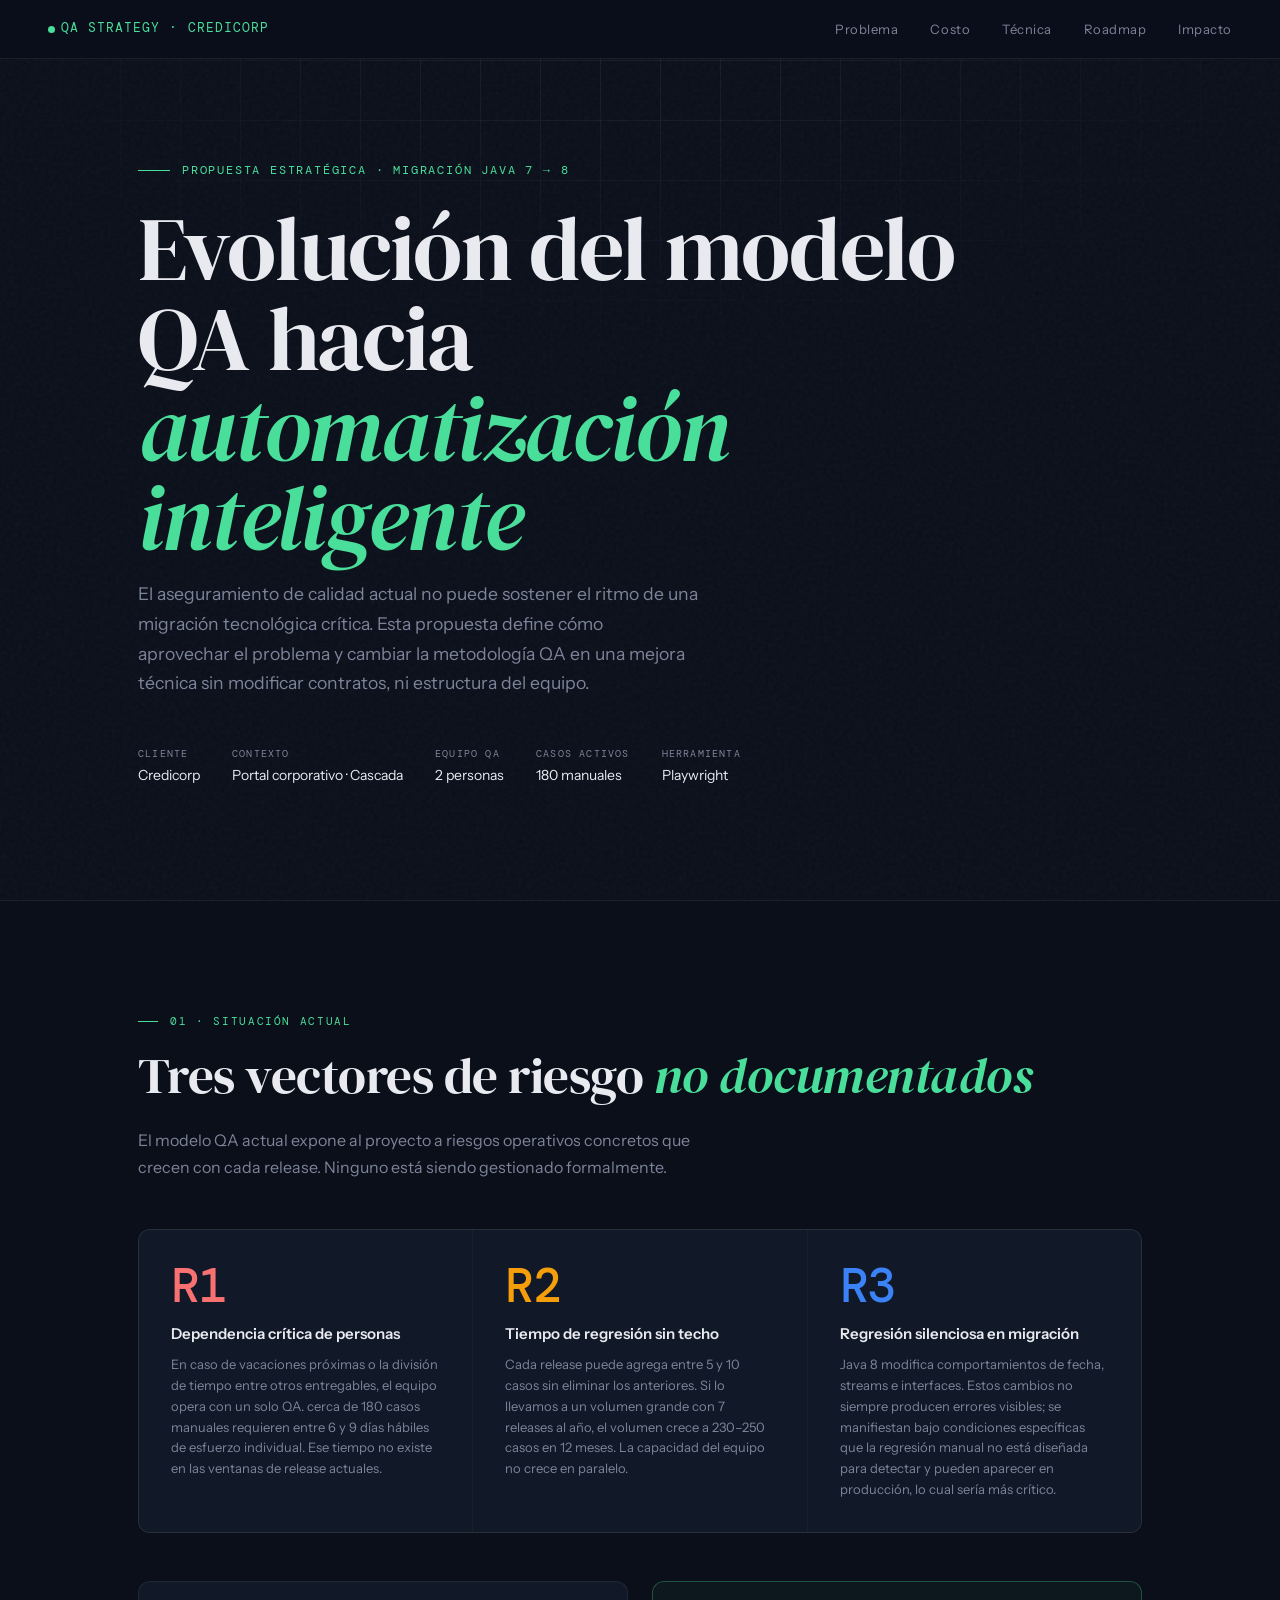
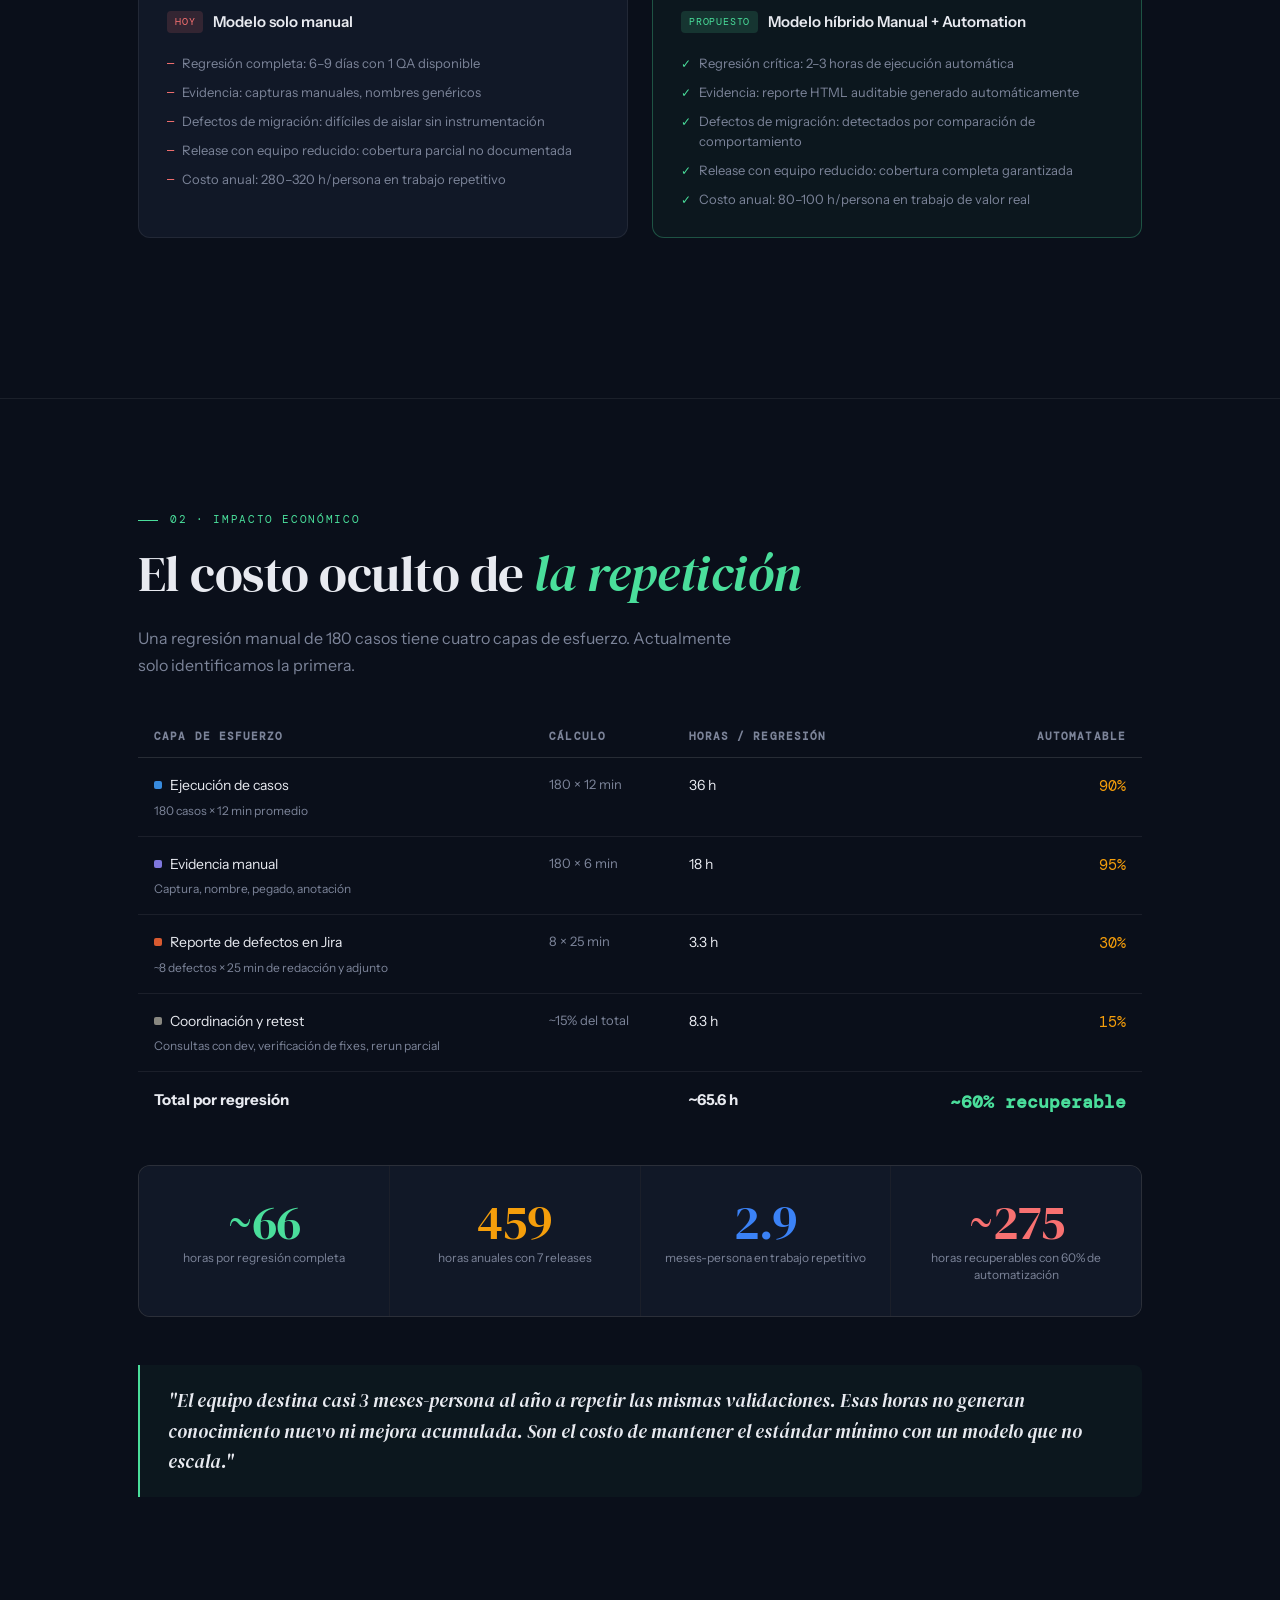
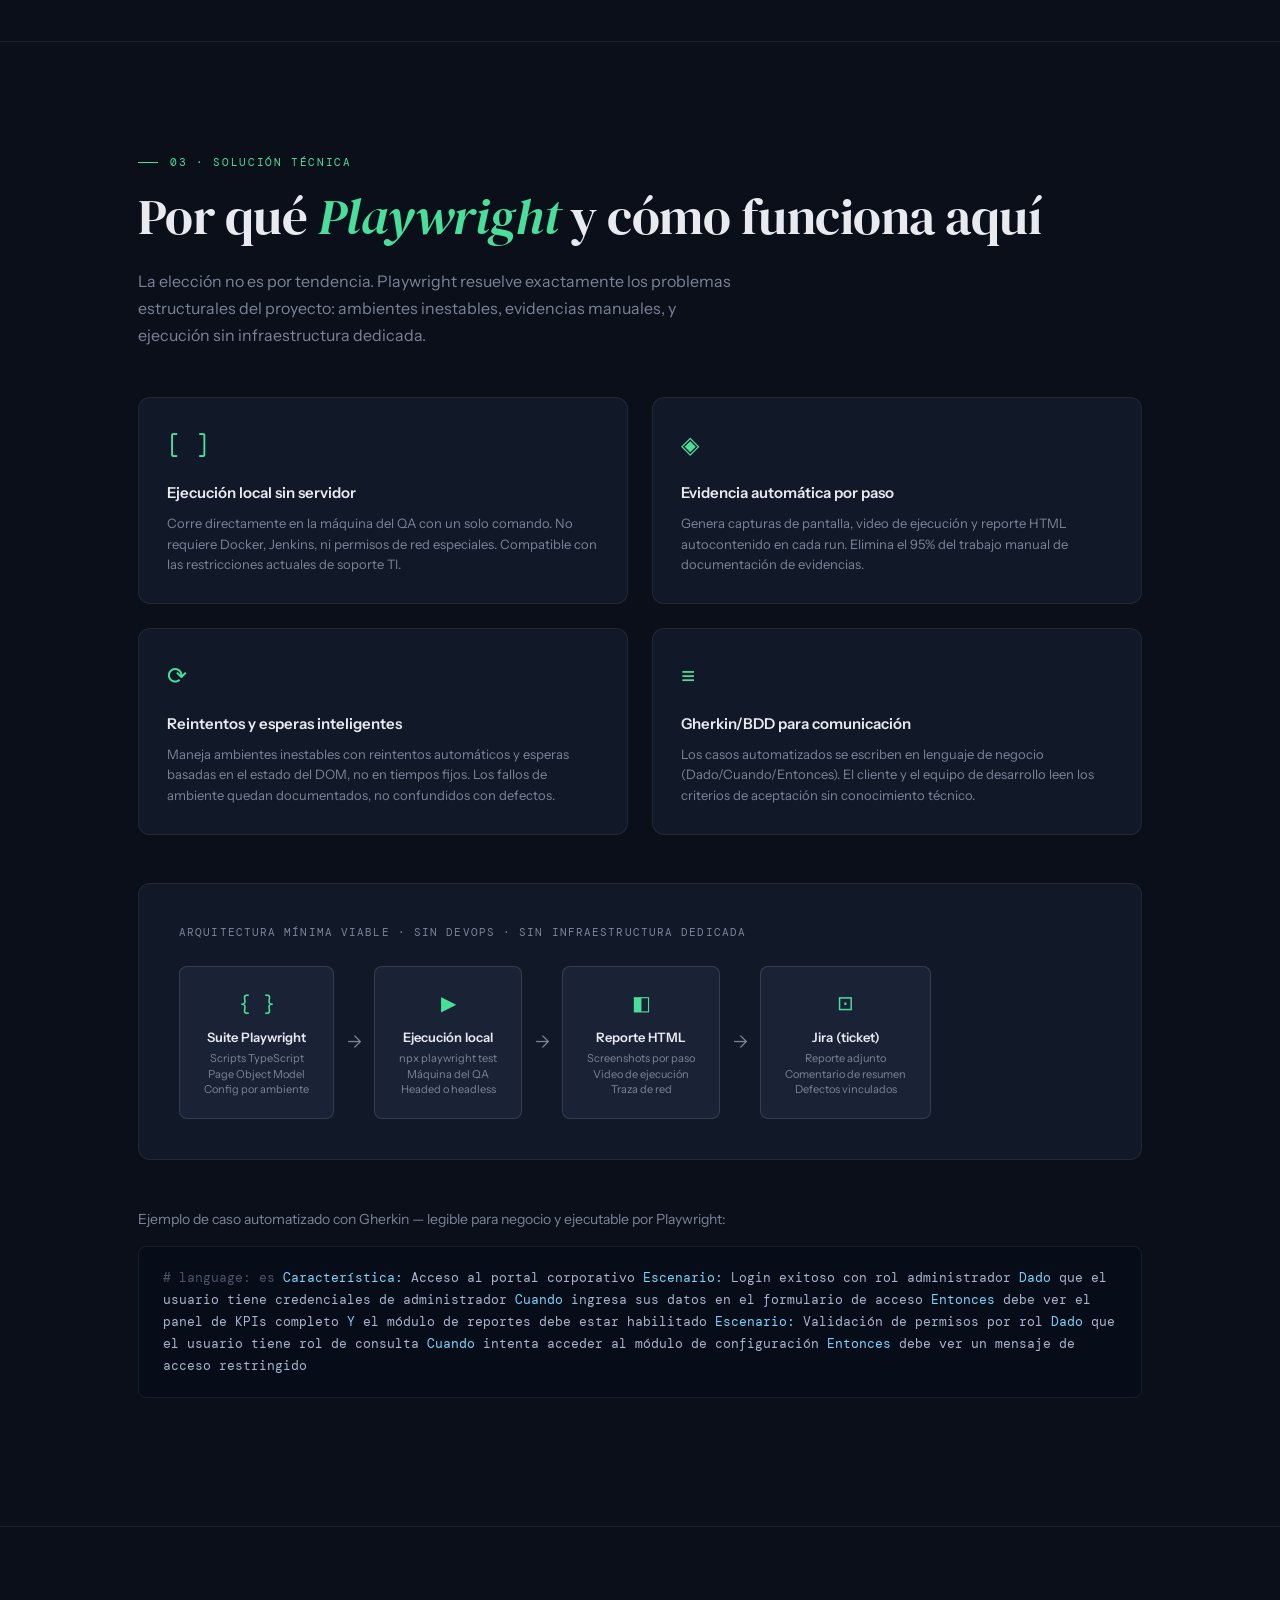
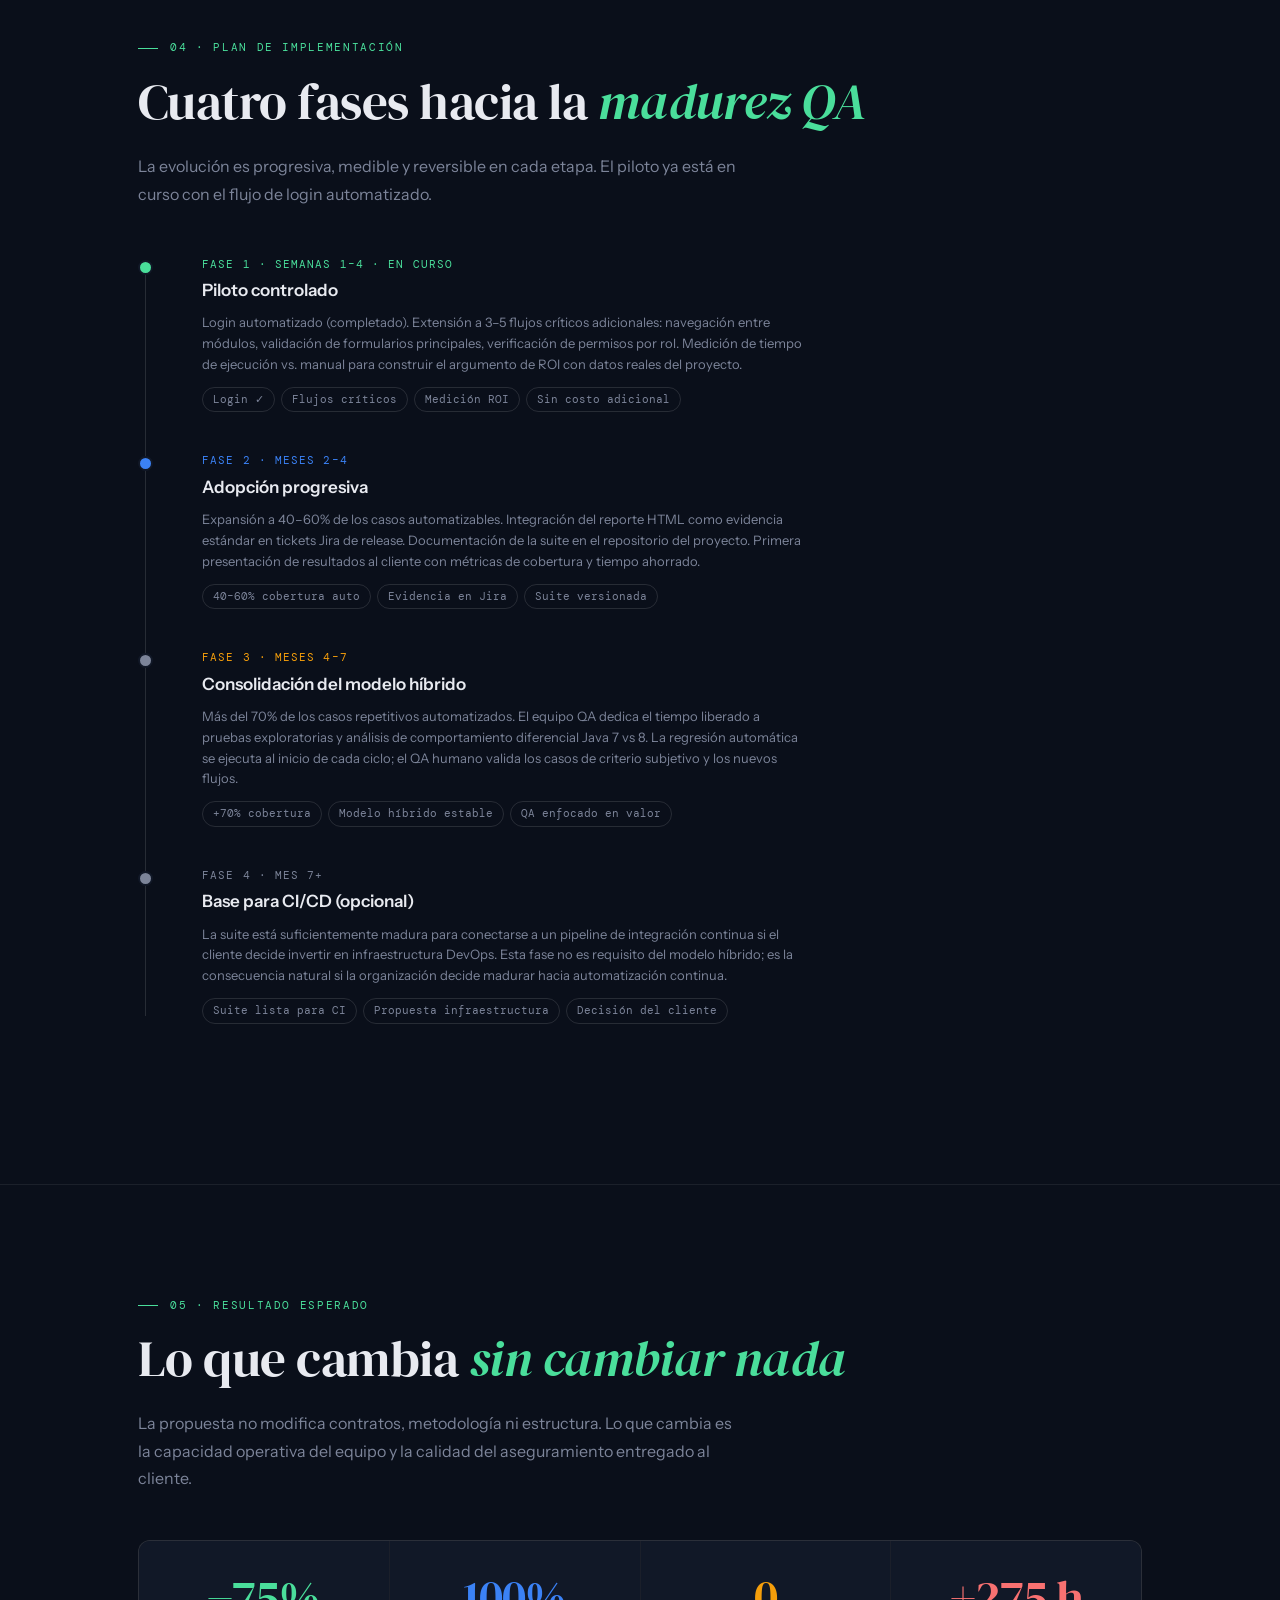
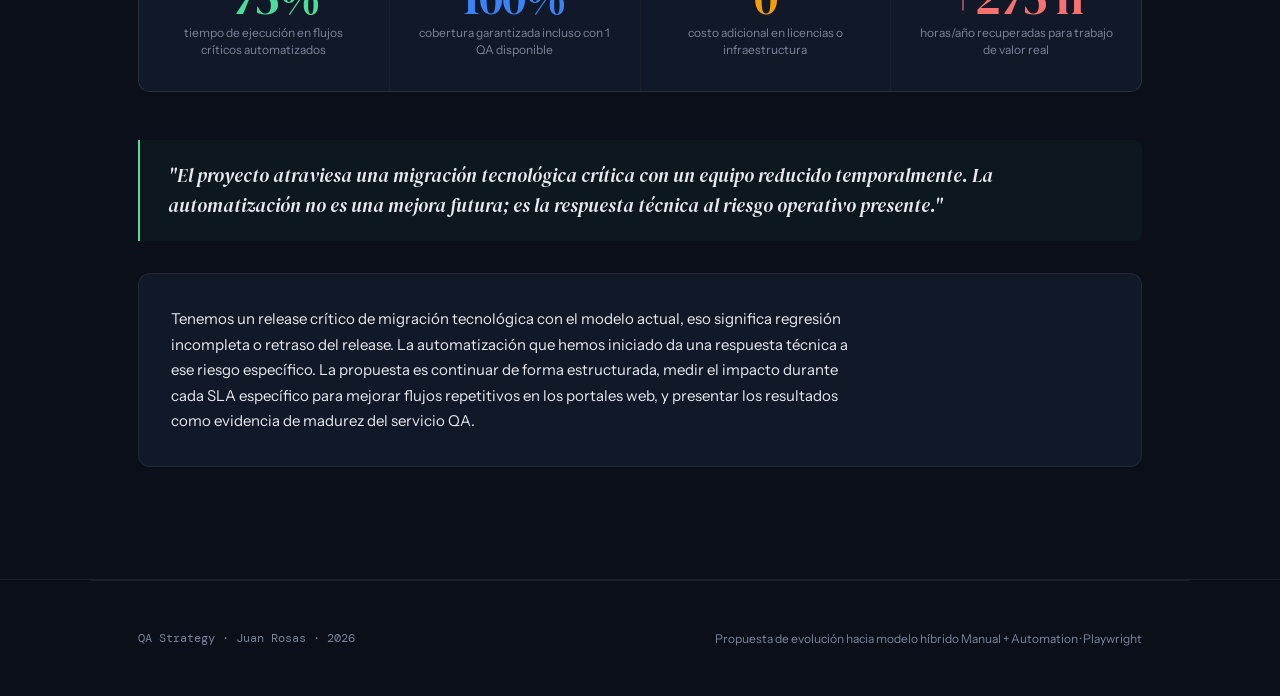
<file: index.html>
<!doctype html>
<html lang="es">
  <head>
    <meta charset="UTF-8" />
    <meta name="viewport" content="width=device-width, initial-scale=1.0" />
    <title>Propuesta Automatización QA — Credicorp</title>
    <link
      href="https://fonts.googleapis.com/css2?family=DM+Serif+Display:ital@0;1&family=DM+Mono:wght@400;500&family=Instrument+Sans:wght@400;500;600&display=swap"
      rel="stylesheet"
    />
    <link rel="stylesheet" href="style.css">
  </head>
  <body>
    <div class="bg-grid"></div>

    <!-- NAV -->
    <nav>
      <div class="nav-logo">
        <span class="live-dot"></span>QA Strategy · Credicorp
      </div>
      <ul class="nav-links">
        <li><a href="#problema">Problema</a></li>
        <li><a href="#costo">Costo</a></li>
        <li><a href="#tecnica">Técnica</a></li>
        <li><a href="#roadmap">Roadmap</a></li>
        <li><a href="#impacto">Impacto</a></li>
      </ul>
    </nav>

    <!-- HERO -->
    <div class="hero">
      <p class="hero-eyebrow">Propuesta estratégica · Migración Java 7 → 8</p>
      <h1 class="hero-title">
        Evolución del modelo QA hacia <em>automatización inteligente</em>
      </h1>
      <p class="hero-sub">
        El aseguramiento de calidad actual no puede sostener el ritmo de una
        migración tecnológica crítica. Esta propuesta define cómo aprovechar el problema y
        cambiar la metodología QA en una mejora técnica sin
        modificar contratos, ni estructura del equipo.
      </p>
      <div class="hero-meta">
        <div class="meta-item">
          <span class="meta-label">Cliente</span>
          <span class="meta-value">Credicorp</span>
        </div>
        <div class="meta-item">
          <span class="meta-label">Contexto</span>
          <span class="meta-value">Portal corporativo · Cascada</span>
        </div>
        <div class="meta-item">
          <span class="meta-label">Equipo QA</span>
          <span class="meta-value">2 personas</span>
        </div>
        <div class="meta-item">
          <span class="meta-label">Casos activos</span>
          <span class="meta-value">180 manuales</span>
        </div>
        <div class="meta-item">
          <span class="meta-label">Herramienta</span>
          <span class="meta-value">Playwright</span>
        </div>
      </div>
    </div>

    <div class="divider"></div>

    <!-- SECCIÓN 1: PROBLEMA -->
    <section id="problema">
      <p class="section-label">01 · Situación actual</p>
      <h2 class="section-title">
        Tres vectores de riesgo <em>no documentados</em>
      </h2>
      <p class="section-intro">
        El modelo QA actual expone al proyecto a riesgos operativos concretos
        que crecen con cada release. Ninguno está siendo gestionado formalmente.
      </p>

      <div class="risk-grid">
        <div class="risk-card">
          <div class="risk-number red">R1</div>
          <div class="risk-title">Dependencia crítica de personas</div>
          <div class="risk-desc">
            En caso de vacaciones próximas o la división de tiempo entre otros entregables, el equipo opera con un solo QA. cerca de 180 casos
            manuales requieren entre 6 y 9 días hábiles de esfuerzo individual.
            Ese tiempo no existe en las ventanas de release actuales.
          </div>
        </div>
        <div class="risk-card">
          <div class="risk-number amber">R2</div>
          <div class="risk-title">Tiempo de regresión sin techo</div>
          <div class="risk-desc">
            Cada release puede agrega entre 5 y 10 casos sin eliminar los anteriores.
            Si lo llevamos a un volumen grande con 7 releases al año, el volumen crece a 230–250 casos en 12 meses.
            La capacidad del equipo no crece en paralelo.
          </div>
        </div>
        <div class="risk-card">
          <div class="risk-number blue">R3</div>
          <div class="risk-title">Regresión silenciosa en migración</div>
          <div class="risk-desc">
            Java 8 modifica comportamientos de fecha, streams e interfaces.
            Estos cambios no siempre producen errores visibles; se manifiestan
            bajo condiciones específicas que la regresión manual no está
            diseñada para detectar y pueden aparecer en producción, lo cual
            sería más crítico.
          </div>
        </div>
      </div>

      <div class="comparison">
        <div class="comp-card">
          <div class="comp-header">
            <span class="comp-badge bad">Hoy</span>
            <span class="comp-title">Modelo solo manual</span>
          </div>
          <ul class="comp-list">
            <li>Regresión completa: 6–9 días con 1 QA disponible</li>
            <li>Evidencia: capturas manuales, nombres genéricos</li>
            <li>
              Defectos de migración: difíciles de aislar sin instrumentación
            </li>
            <li>
              Release con equipo reducido: cobertura parcial no documentada
            </li>
            <li>Costo anual: 280–320 h/persona en trabajo repetitivo</li>
          </ul>
        </div>
        <div class="comp-card highlight">
          <div class="comp-header">
            <span class="comp-badge good">Propuesto</span>
            <span class="comp-title">Modelo híbrido Manual + Automation</span>
          </div>
          <ul class="comp-list" style="list-style: none">
            <li style="color: var(--muted)">
              Regresión crítica: 2–3 horas de ejecución automática
            </li>
            <li style="color: var(--muted)">
              Evidencia: reporte HTML auditabie generado automáticamente
            </li>
            <li style="color: var(--muted)">
              Defectos de migración: detectados por comparación de
              comportamiento
            </li>
            <li style="color: var(--muted)">
              Release con equipo reducido: cobertura completa garantizada
            </li>
            <li style="color: var(--muted)">
              Costo anual: 80–100 h/persona en trabajo de valor real
            </li>
          </ul>
        </div>
      </div>
    </section>

    <div class="divider"></div>

    <!-- SECCIÓN 2: COSTO -->
    <section id="costo">
      <p class="section-label">02 · Impacto económico</p>
      <h2 class="section-title">El costo oculto de <em>la repetición</em></h2>
      <p class="section-intro">
        Una regresión manual de 180 casos tiene cuatro capas de esfuerzo. 
        Actualmente solo identificamos la primera.
        </p>

      <table class="cost-table">
        <thead>
          <tr>
            <th>Capa de esfuerzo</th>
            <th>Cálculo</th>
            <th>Horas / regresión</th>
            <th style="text-align: right">Automatable</th>
          </tr>
        </thead>
        <tbody>
          <tr>
            <td>
              <div class="layer-bar">
                <div class="layer-dot" style="background: #378add"></div>
                Ejecución de casos
              </div>
              <div
                style="font-size: 12px; color: var(--muted); margin-top: 2px"
              >
                180 casos × 12 min promedio
              </div>
            </td>
            <td style="color: var(--muted); font-size: 13px">180 × 12 min</td>
            <td>36 h</td>
            <td>90%</td>
          </tr>
          <tr>
            <td>
              <div class="layer-bar">
                <div class="layer-dot" style="background: #7f77dd"></div>
                Evidencia manual
              </div>
              <div
                style="font-size: 12px; color: var(--muted); margin-top: 2px"
              >
                Captura, nombre, pegado, anotación
              </div>
            </td>
            <td style="color: var(--muted); font-size: 13px">180 × 6 min</td>
            <td>18 h</td>
            <td>95%</td>
          </tr>
          <tr>
            <td>
              <div class="layer-bar">
                <div class="layer-dot" style="background: #d85a30"></div>
                Reporte de defectos en Jira
              </div>
              <div
                style="font-size: 12px; color: var(--muted); margin-top: 2px"
              >
                ~8 defectos × 25 min de redacción y adjunto
              </div>
            </td>
            <td style="color: var(--muted); font-size: 13px">8 × 25 min</td>
            <td>3.3 h</td>
            <td>30%</td>
          </tr>
          <tr>
            <td>
              <div class="layer-bar">
                <div class="layer-dot" style="background: #888780"></div>
                Coordinación y retest
              </div>
              <div
                style="font-size: 12px; color: var(--muted); margin-top: 2px"
              >
                Consultas con dev, verificación de fixes, rerun parcial
              </div>
            </td>
            <td style="color: var(--muted); font-size: 13px">~15% del total</td>
            <td>8.3 h</td>
            <td>15%</td>
          </tr>
          <tr>
            <td><strong>Total por regresión</strong></td>
            <td></td>
            <td><strong>~65.6 h</strong></td>
            <td style="color: var(--accent); font-family: var(--mono)">
              ~60% recuperable
            </td>
          </tr>
        </tbody>
      </table>

      <div class="impact-row">
        <div class="impact-cell">
          <div class="impact-num green">~66</div>
          <div class="impact-label">horas por regresión completa</div>
        </div>
        <div class="impact-cell">
          <div class="impact-num amber">459</div>
          <div class="impact-label">horas anuales con 7 releases</div>
        </div>
        <div class="impact-cell">
          <div class="impact-num blue">2.9</div>
          <div class="impact-label">meses-persona en trabajo repetitivo</div>
        </div>
        <div class="impact-cell">
          <div class="impact-num red">~275</div>
          <div class="impact-label">
            horas recuperables con 60% de automatización
          </div>
        </div>
      </div>

      <div class="quote-block">
        <p>
          "El equipo destina casi 3 meses-persona al año a repetir las mismas
          validaciones. Esas horas no generan conocimiento nuevo ni mejora
          acumulada. Son el costo de mantener el estándar mínimo con un modelo
          que no escala."
        </p>
      </div>
    </section>

    <div class="divider"></div>

    <!-- SECCIÓN 3: TÉCNICA -->
    <section id="tecnica">
      <p class="section-label">03 · Solución técnica</p>
      <h2 class="section-title">
        Por qué <em>Playwright</em> y cómo funciona aquí
      </h2>
      <p class="section-intro">
        La elección no es por tendencia. Playwright resuelve exactamente los
        problemas estructurales del proyecto: ambientes inestables, evidencias
        manuales, y ejecución sin infraestructura dedicada.
      </p>

      <div class="tech-grid">
        <div class="tech-card">
          <div class="tech-card-icon">[ ]</div>
          <h3>Ejecución local sin servidor</h3>
          <p>
            Corre directamente en la máquina del QA con un solo comando. No
            requiere Docker, Jenkins, ni permisos de red especiales. Compatible
            con las restricciones actuales de soporte TI.
          </p>
        </div>
        <div class="tech-card">
          <div class="tech-card-icon">◈</div>
          <h3>Evidencia automática por paso</h3>
          <p>
            Genera capturas de pantalla, video de ejecución y reporte HTML
            autocontenido en cada run. Elimina el 95% del trabajo manual de
            documentación de evidencias.
          </p>
        </div>
        <div class="tech-card">
          <div class="tech-card-icon">⟳</div>
          <h3>Reintentos y esperas inteligentes</h3>
          <p>
            Maneja ambientes inestables con reintentos automáticos y esperas
            basadas en el estado del DOM, no en tiempos fijos. Los fallos de
            ambiente quedan documentados, no confundidos con defectos.
          </p>
        </div>
        <div class="tech-card">
          <div class="tech-card-icon">≡</div>
          <h3>Gherkin/BDD para comunicación</h3>
          <p>
            Los casos automatizados se escriben en lenguaje de negocio
            (Dado/Cuando/Entonces). El cliente y el equipo de desarrollo leen
            los criterios de aceptación sin conocimiento técnico.
          </p>
        </div>
      </div>

      <div class="arch-box">
        <p
          style="
            font-family: var(--mono);
            font-size: 11px;
            letter-spacing: 0.1em;
            text-transform: uppercase;
            color: var(--muted);
            margin-bottom: 1.5rem;
          "
        >
          Arquitectura mínima viable · Sin DevOps · Sin infraestructura dedicada
        </p>
        <div class="arch-flow">
          <div class="arch-node">
            <div class="arch-node-icon">{ }</div>
            <div class="arch-node-title">Suite Playwright</div>
            <div class="arch-node-sub">
              Scripts TypeScript<br />Page Object Model<br />Config por ambiente
            </div>
          </div>
          <div class="arch-arrow">→</div>
          <div class="arch-node">
            <div class="arch-node-icon">▶</div>
            <div class="arch-node-title">Ejecución local</div>
            <div class="arch-node-sub">
              npx playwright test<br />Máquina del QA<br />Headed o headless
            </div>
          </div>
          <div class="arch-arrow">→</div>
          <div class="arch-node">
            <div class="arch-node-icon">◧</div>
            <div class="arch-node-title">Reporte HTML</div>
            <div class="arch-node-sub">
              Screenshots por paso<br />Video de ejecución<br />Traza de red
            </div>
          </div>
          <div class="arch-arrow">→</div>
          <div class="arch-node">
            <div class="arch-node-icon">⊡</div>
            <div class="arch-node-title">Jira (ticket)</div>
            <div class="arch-node-sub">
              Reporte adjunto<br />Comentario de resumen<br />Defectos
              vinculados
            </div>
          </div>
        </div>
      </div>

      <p style="font-size: 14px; color: var(--muted); margin-bottom: 0.75rem">
        Ejemplo de caso automatizado con Gherkin — legible para negocio y
        ejecutable por Playwright:
      </p>
      <div class="code-block">
        <span class="cm"># language: es</span>
        <span class="kw">Característica:</span> Acceso al portal corporativo

        <span class="kw">Escenario:</span> Login exitoso con rol administrador
        <span class="kw">Dado</span> que el usuario tiene credenciales de
        administrador <span class="kw">Cuando</span> ingresa sus datos en el
        formulario de acceso <span class="kw">Entonces</span> debe ver el panel
        de KPIs completo <span class="kw">Y</span> el módulo de reportes debe
        estar habilitado

        <span class="kw">Escenario:</span> Validación de permisos por rol
        <span class="kw">Dado</span> que el usuario tiene rol de consulta
        <span class="kw">Cuando</span> intenta acceder al módulo de
        configuración <span class="kw">Entonces</span> debe ver un mensaje de
        acceso restringido
      </div>
    </section>

    <div class="divider"></div>

    <!-- SECCIÓN 4: ROADMAP -->
    <section id="roadmap">
      <p class="section-label">04 · Plan de implementación</p>
      <h2 class="section-title">Cuatro fases hacia la <em>madurez QA</em></h2>
      <p class="section-intro">
        La evolución es progresiva, medible y reversible en cada etapa. El
        piloto ya está en curso con el flujo de login automatizado.
      </p>

      <div class="roadmap">
        <div class="roadmap-item">
          <div class="roadmap-dot active"></div>
          <div class="roadmap-phase">Fase 1 · Semanas 1–4 · En curso</div>
          <div class="roadmap-title">Piloto controlado</div>
          <div class="roadmap-desc">
            Login automatizado (completado). Extensión a 3–5 flujos críticos
            adicionales: navegación entre módulos, validación de formularios
            principales, verificación de permisos por rol. Medición de tiempo de
            ejecución vs. manual para construir el argumento de ROI con datos
            reales del proyecto.
          </div>
          <div class="roadmap-tags">
            <span class="tag">Login ✓</span>
            <span class="tag">Flujos críticos</span>
            <span class="tag">Medición ROI</span>
            <span class="tag">Sin costo adicional</span>
          </div>
        </div>

        <div class="roadmap-item">
          <div class="roadmap-dot soon"></div>
          <div class="roadmap-phase blue">Fase 2 · Meses 2–4</div>
          <div class="roadmap-title">Adopción progresiva</div>
          <div class="roadmap-desc">
            Expansión a 40–60% de los casos automatizables. Integración del
            reporte HTML como evidencia estándar en tickets Jira de release.
            Documentación de la suite en el repositorio del proyecto. Primera
            presentación de resultados al cliente con métricas de cobertura y
            tiempo ahorrado.
          </div>
          <div class="roadmap-tags">
            <span class="tag">40–60% cobertura auto</span>
            <span class="tag">Evidencia en Jira</span>
            <span class="tag">Suite versionada</span>
          </div>
        </div>

        <div class="roadmap-item">
          <div class="roadmap-dot future"></div>
          <div class="roadmap-phase amber">Fase 3 · Meses 4–7</div>
          <div class="roadmap-title">Consolidación del modelo híbrido</div>
          <div class="roadmap-desc">
            Más del 70% de los casos repetitivos automatizados. El equipo QA
            dedica el tiempo liberado a pruebas exploratorias y análisis de
            comportamiento diferencial Java 7 vs 8. La regresión automática se
            ejecuta al inicio de cada ciclo; el QA humano valida los casos de
            criterio subjetivo y los nuevos flujos.
          </div>
          <div class="roadmap-tags">
            <span class="tag">+70% cobertura</span>
            <span class="tag">Modelo híbrido estable</span>
            <span class="tag">QA enfocado en valor</span>
          </div>
        </div>

        <div class="roadmap-item">
          <div class="roadmap-dot future"></div>
          <div class="roadmap-phase gray">Fase 4 · Mes 7+</div>
          <div class="roadmap-title">Base para CI/CD (opcional)</div>
          <div class="roadmap-desc">
            La suite está suficientemente madura para conectarse a un pipeline
            de integración continua si el cliente decide invertir en
            infraestructura DevOps. Esta fase no es requisito del modelo
            híbrido; es la consecuencia natural si la organización decide
            madurar hacia automatización continua.
          </div>
          <div class="roadmap-tags">
            <span class="tag">Suite lista para CI</span>
            <span class="tag">Propuesta infraestructura</span>
            <span class="tag">Decisión del cliente</span>
          </div>
        </div>
      </div>
    </section>

    <div class="divider"></div>

    <!-- SECCIÓN 5: IMPACTO -->
    <section id="impacto">
      <p class="section-label">05 · Resultado esperado</p>
      <h2 class="section-title">Lo que cambia <em>sin cambiar nada</em></h2>
      <p class="section-intro">
        La propuesta no modifica contratos, metodología ni estructura. Lo que
        cambia es la capacidad operativa del equipo y la calidad del
        aseguramiento entregado al cliente.
      </p>

      <div class="impact-row">
        <div class="impact-cell">
          <div class="impact-num green">−75%</div>
          <div class="impact-label">
            tiempo de ejecución en flujos críticos automatizados
          </div>
        </div>
        <div class="impact-cell">
          <div class="impact-num blue">100%</div>
          <div class="impact-label">
            cobertura garantizada incluso con 1 QA disponible
          </div>
        </div>
        <div class="impact-cell">
          <div class="impact-num amber">0</div>
          <div class="impact-label">
            costo adicional en licencias o infraestructura
          </div>
        </div>
        <div class="impact-cell">
          <div class="impact-num red">+275 h</div>
          <div class="impact-label">
            horas/año recuperadas para trabajo de valor real
          </div>
        </div>
      </div>

      <div class="quote-block">
        <p>
          "El proyecto atraviesa una migración tecnológica crítica con un equipo
          reducido temporalmente. La automatización no es una mejora futura; es
          la respuesta técnica al riesgo operativo presente."
        </p>
      </div>

      <div
        style="
          background: var(--bg2);
          border: 1px solid var(--border);
          border-radius: 12px;
          padding: 2rem;
          margin-top: 2rem;
        "
      >
        <p
          style="
            font-size: 15px;
            color: var(--text);
            line-height: 1.7;
            max-width: 700px;
          "
        >
          Tenemos un release crítico de migración tecnológica con el modelo actual, eso
          significa regresión incompleta o retraso del release. La automatización que hemos 
          iniciado da una respuesta técnica a ese riesgo específico.
          La propuesta es continuar de forma estructurada, medir el impacto durante cada 
          SLA específico para mejorar flujos repetitivos en los portales web, 
          y presentar los resultados como evidencia de madurez del servicio QA.
        </p>
      </div>
    </section>

    <div class="divider"></div>

    <footer>
      <div class="footer-brand">QA Strategy · Juan Rosas · 2026</div>
      <div class="footer-note">
        Propuesta de evolución hacia modelo híbrido Manual + Automation ·
        Playwright
      </div>
    </footer>
  </body>
</html>
</file>
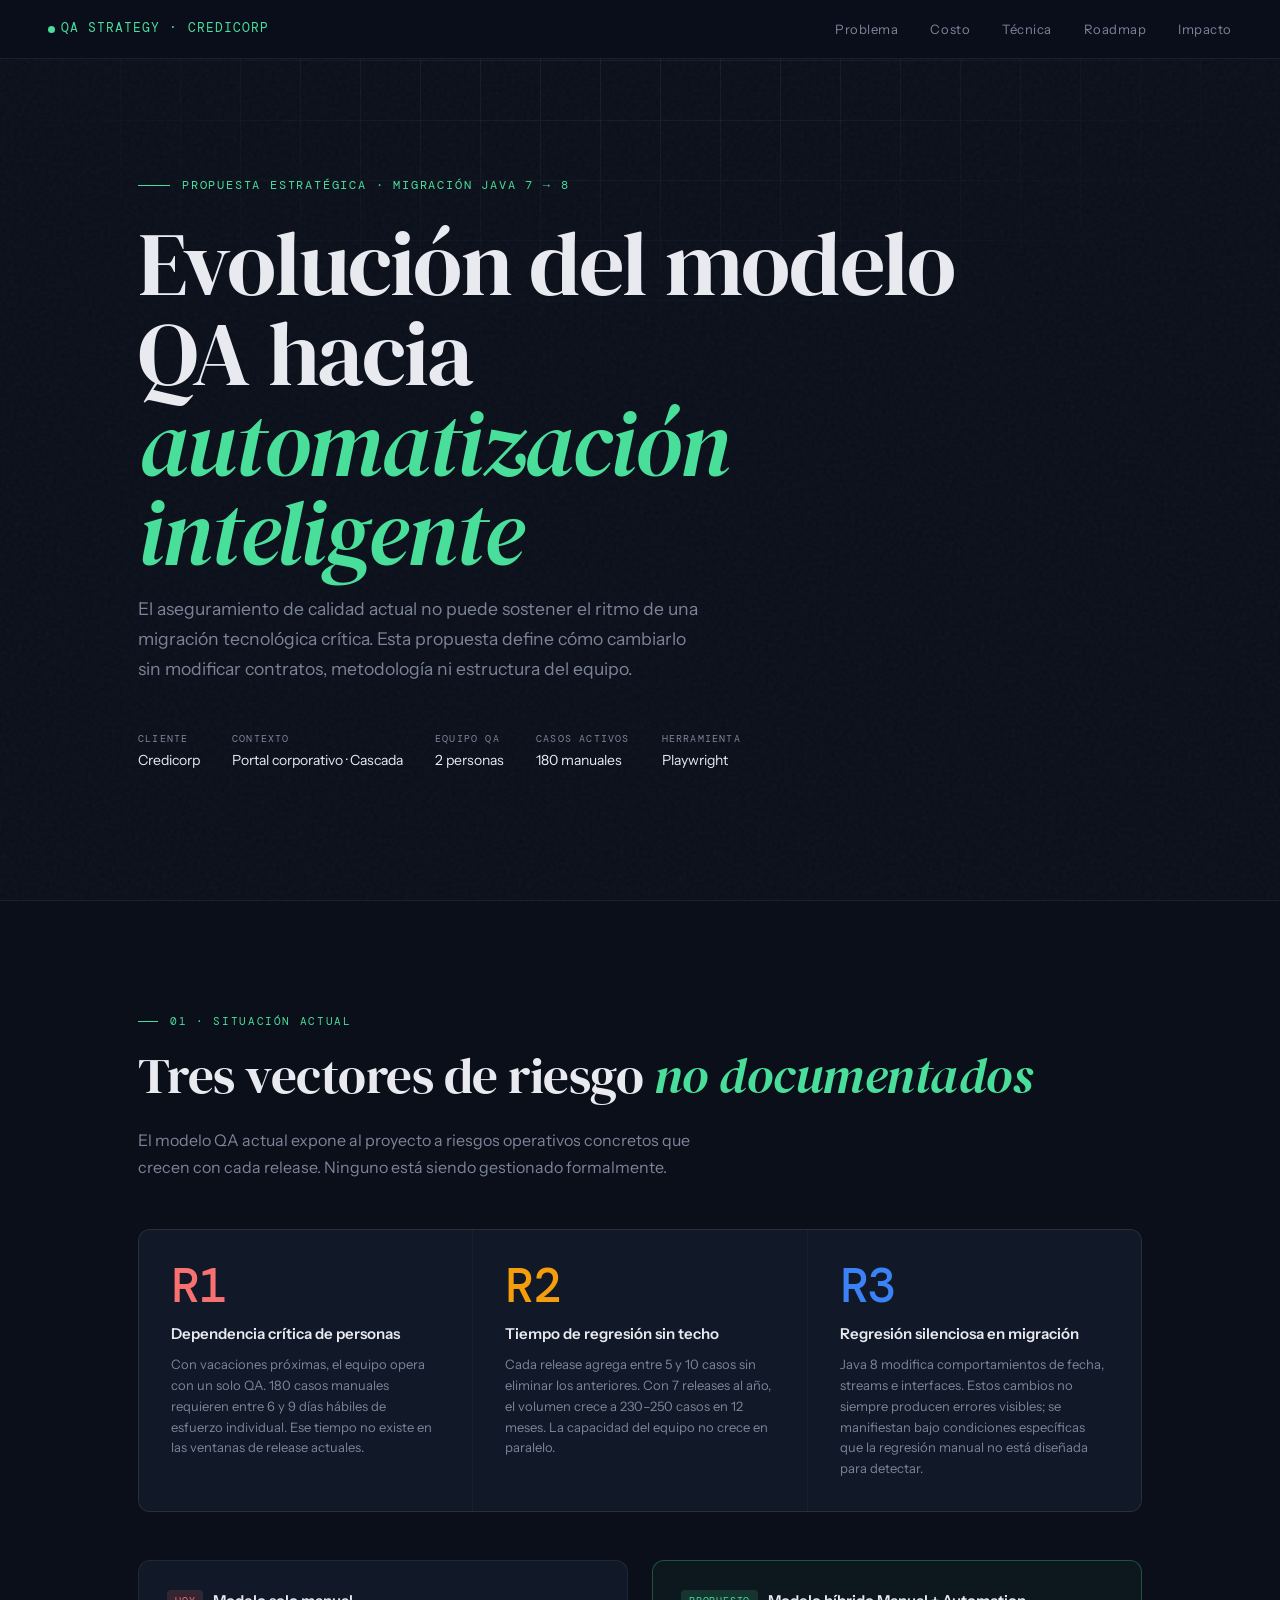
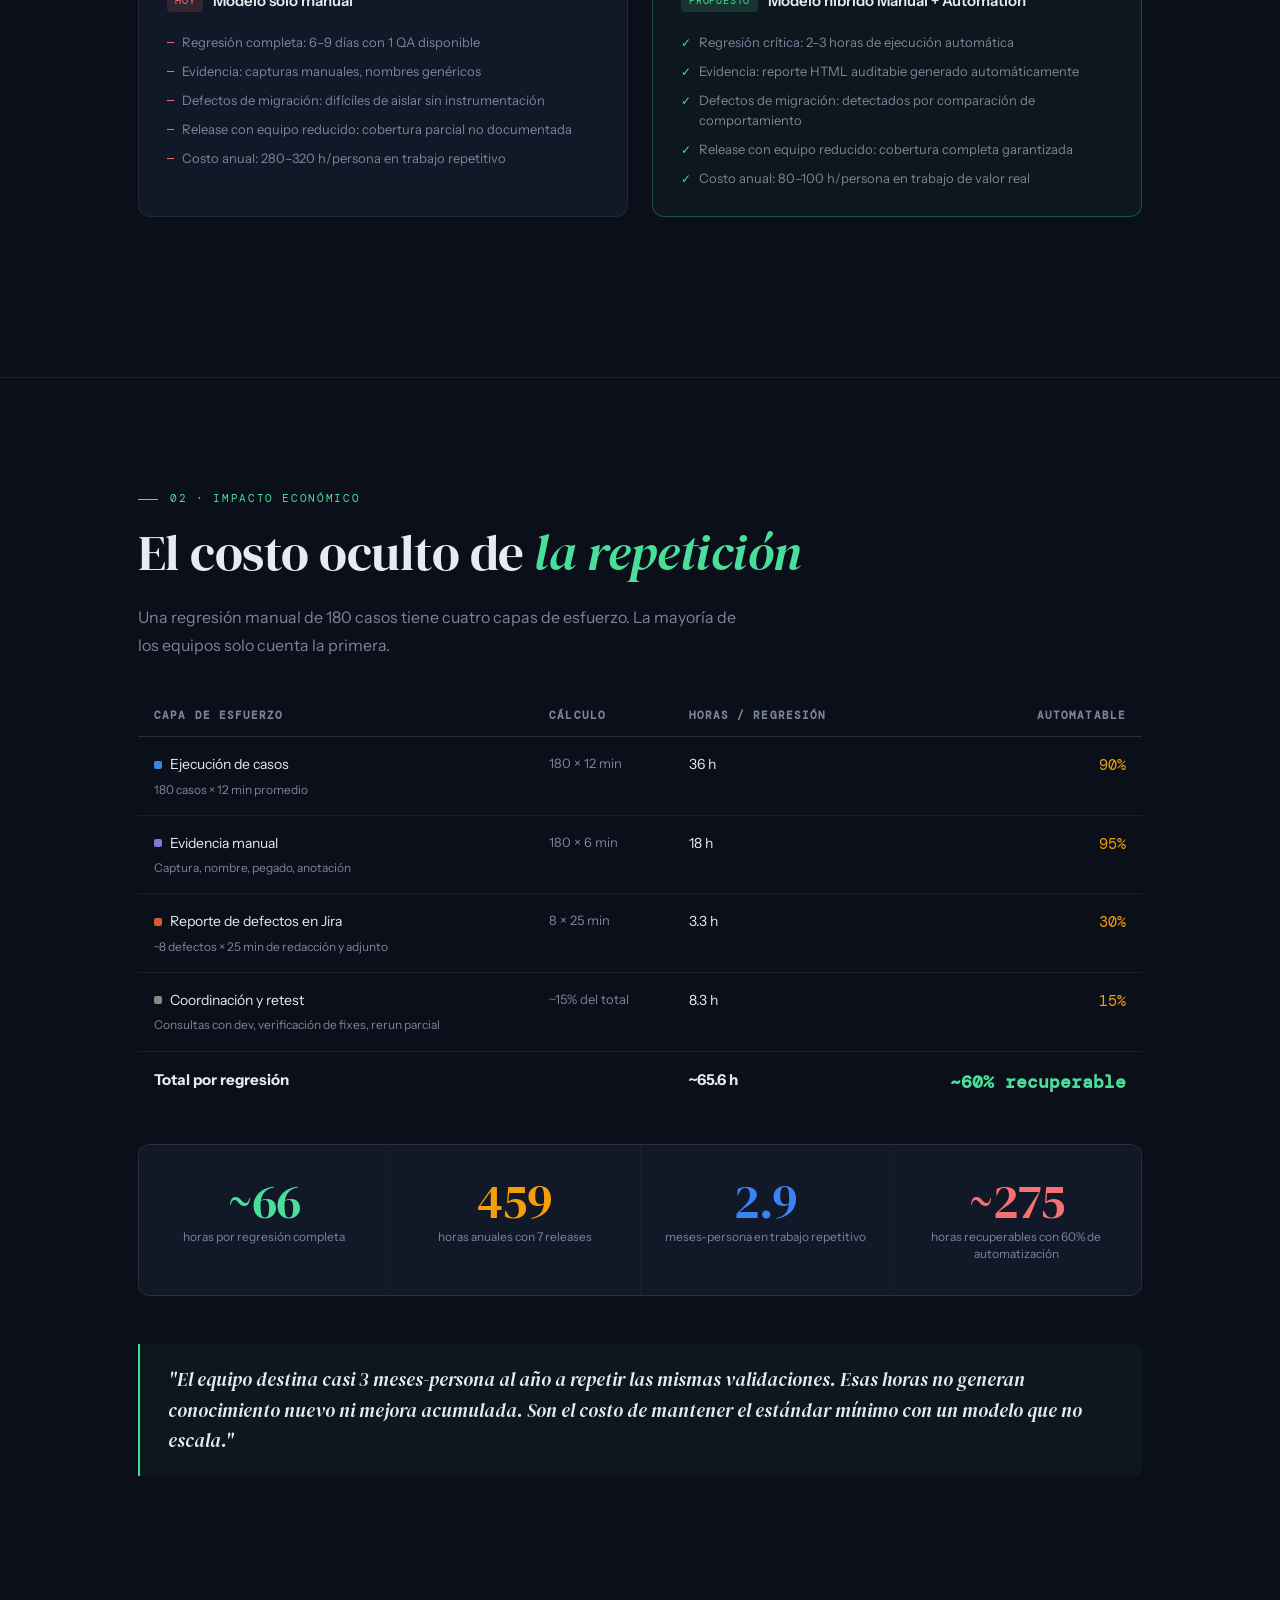
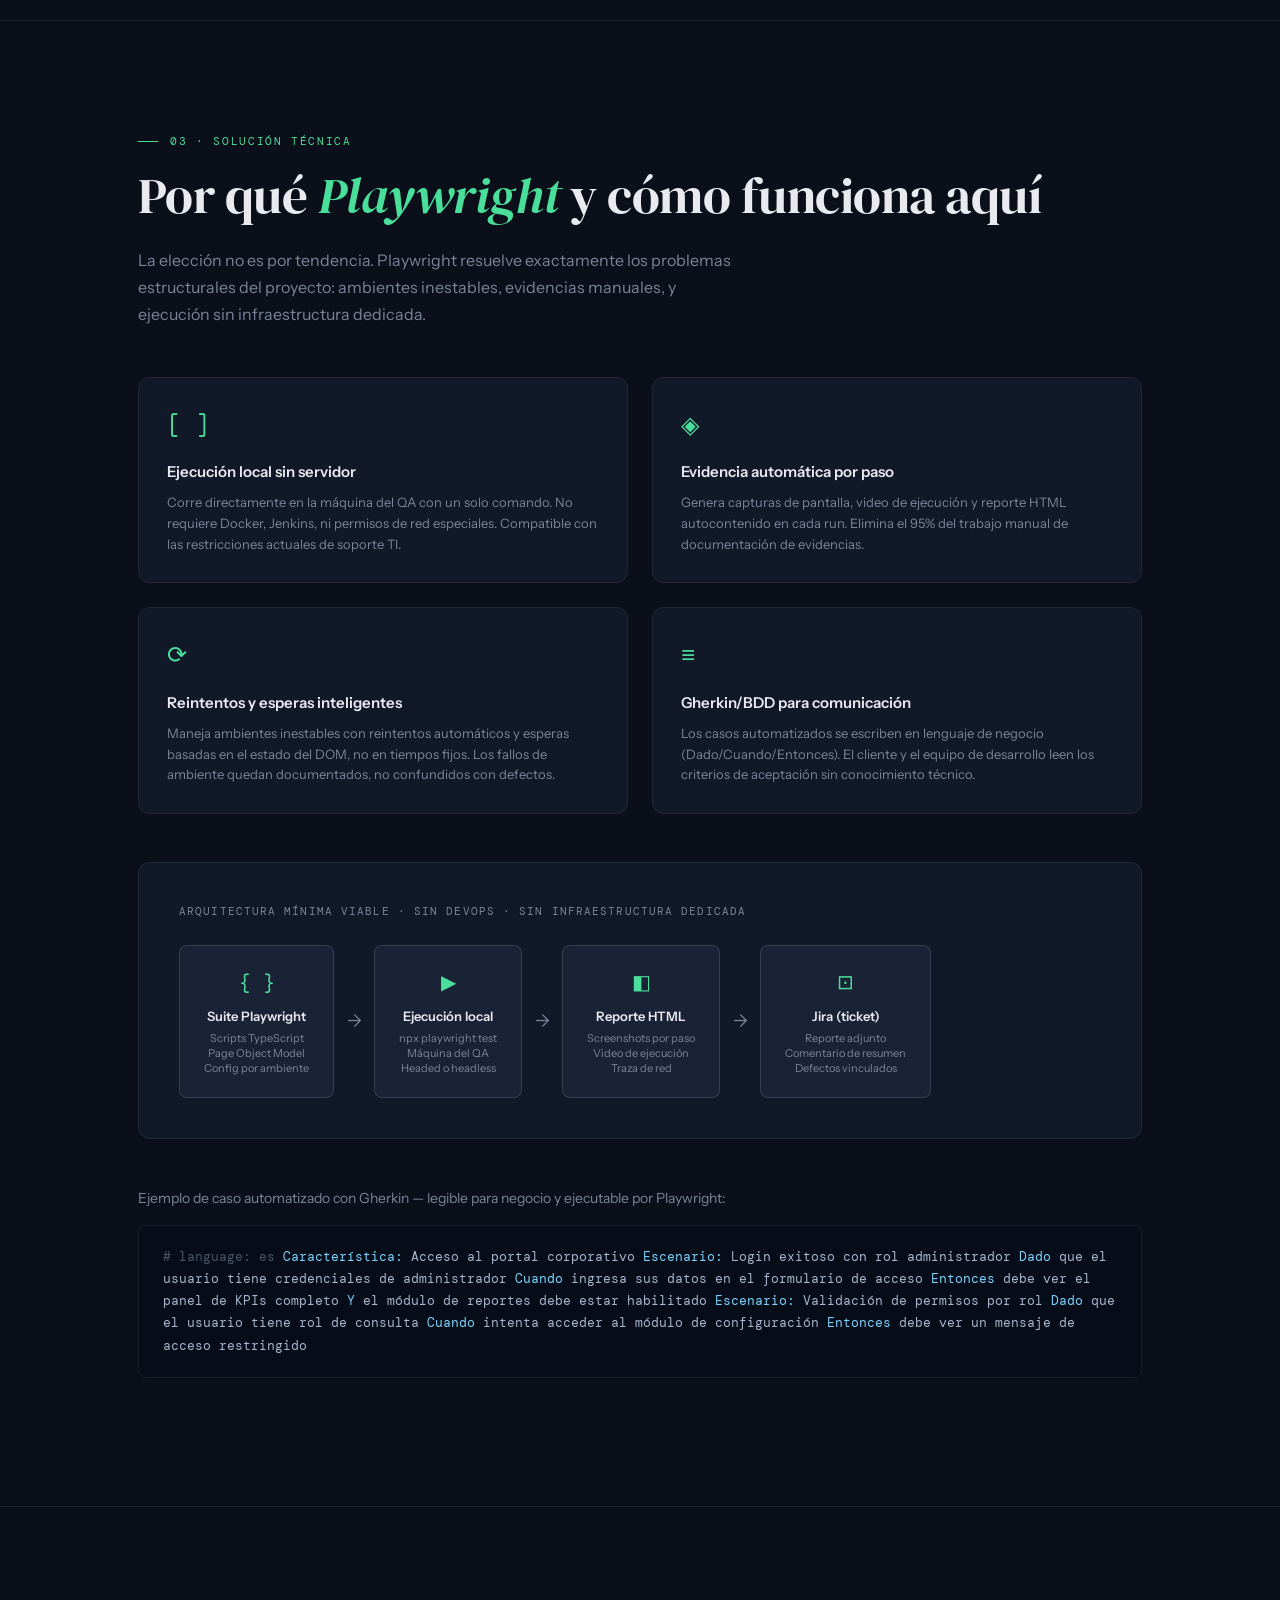
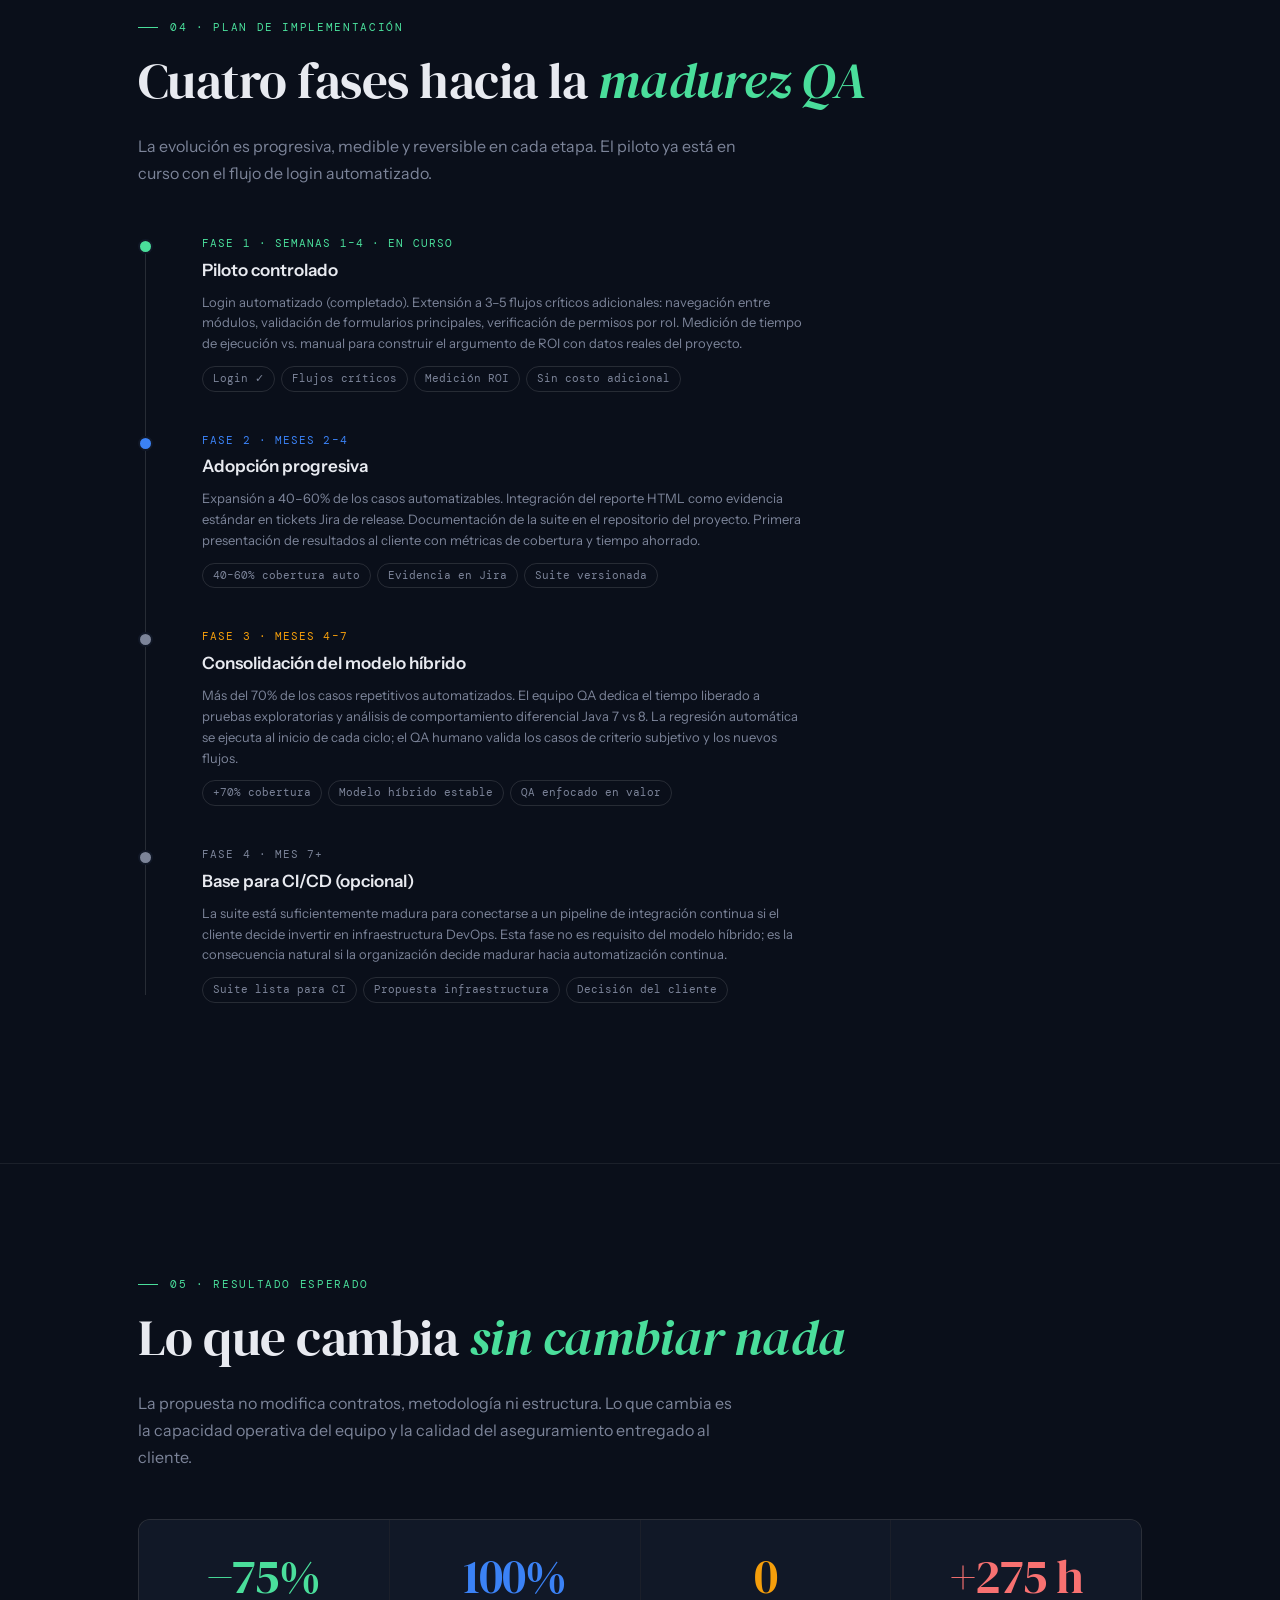
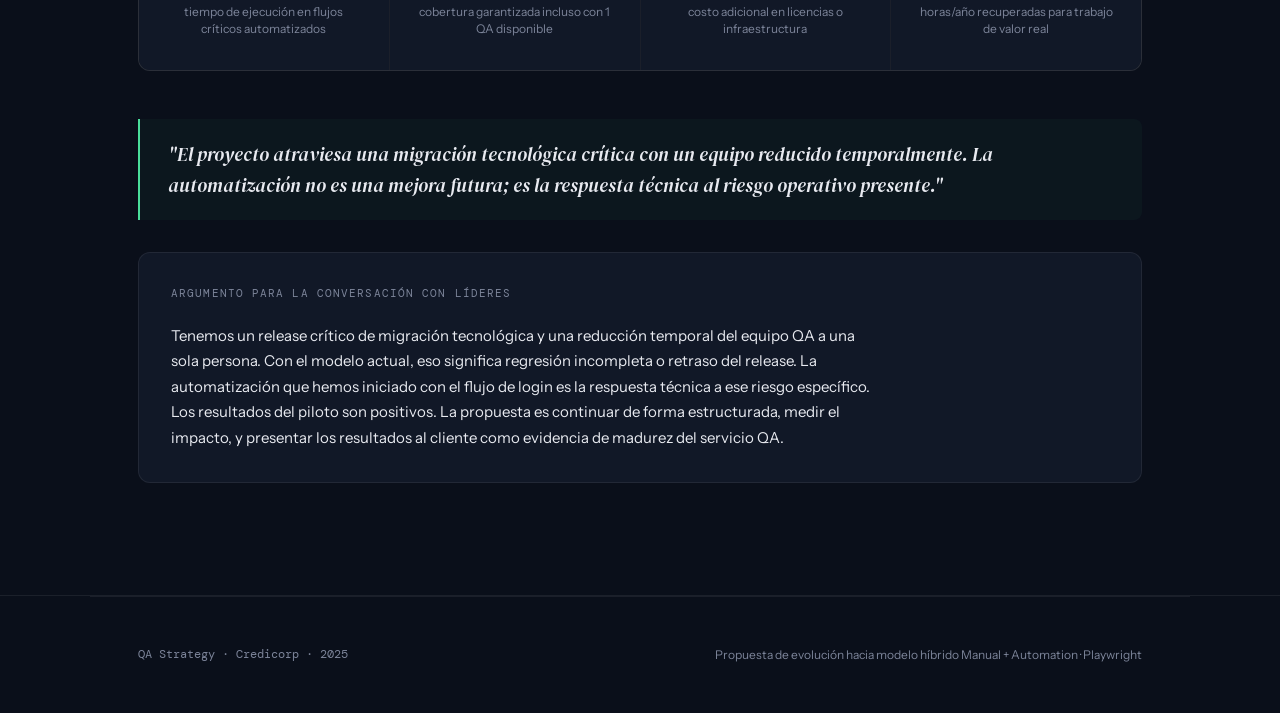
<file: propuestaMejora.html>
<!doctype html>
<html lang="es">
  <head>
    <meta charset="UTF-8" />
    <meta name="viewport" content="width=device-width, initial-scale=1.0" />
    <title>Propuesta QA Automation — Credicorp</title>
    <link
      href="https://fonts.googleapis.com/css2?family=DM+Serif+Display:ital@0;1&family=DM+Mono:wght@400;500&family=Instrument+Sans:wght@400;500;600&display=swap"
      rel="stylesheet"
    />
    <link rel="stylesheet" href="style.css">
  </head>
  <body>
    <div class="bg-grid"></div>

    <!-- NAV -->
    <nav>
      <div class="nav-logo">
        <span class="live-dot"></span>QA Strategy · Credicorp
      </div>
      <ul class="nav-links">
        <li><a href="#problema">Problema</a></li>
        <li><a href="#costo">Costo</a></li>
        <li><a href="#tecnica">Técnica</a></li>
        <li><a href="#roadmap">Roadmap</a></li>
        <li><a href="#impacto">Impacto</a></li>
      </ul>
    </nav>

    <!-- HERO -->
    <div class="hero">
      <p class="hero-eyebrow">Propuesta estratégica · Migración Java 7 → 8</p>
      <h1 class="hero-title">
        Evolución del modelo QA hacia <em>automatización inteligente</em>
      </h1>
      <p class="hero-sub">
        El aseguramiento de calidad actual no puede sostener el ritmo de una
        migración tecnológica crítica. Esta propuesta define cómo cambiarlo sin
        modificar contratos, metodología ni estructura del equipo.
      </p>
      <div class="hero-meta">
        <div class="meta-item">
          <span class="meta-label">Cliente</span>
          <span class="meta-value">Credicorp</span>
        </div>
        <div class="meta-item">
          <span class="meta-label">Contexto</span>
          <span class="meta-value">Portal corporativo · Cascada</span>
        </div>
        <div class="meta-item">
          <span class="meta-label">Equipo QA</span>
          <span class="meta-value">2 personas</span>
        </div>
        <div class="meta-item">
          <span class="meta-label">Casos activos</span>
          <span class="meta-value">180 manuales</span>
        </div>
        <div class="meta-item">
          <span class="meta-label">Herramienta</span>
          <span class="meta-value">Playwright</span>
        </div>
      </div>
    </div>

    <div class="divider"></div>

    <!-- SECCIÓN 1: PROBLEMA -->
    <section id="problema">
      <p class="section-label">01 · Situación actual</p>
      <h2 class="section-title">
        Tres vectores de riesgo <em>no documentados</em>
      </h2>
      <p class="section-intro">
        El modelo QA actual expone al proyecto a riesgos operativos concretos
        que crecen con cada release. Ninguno está siendo gestionado formalmente.
      </p>

      <div class="risk-grid">
        <div class="risk-card">
          <div class="risk-number red">R1</div>
          <div class="risk-title">Dependencia crítica de personas</div>
          <div class="risk-desc">
            Con vacaciones próximas, el equipo opera con un solo QA. 180 casos
            manuales requieren entre 6 y 9 días hábiles de esfuerzo individual.
            Ese tiempo no existe en las ventanas de release actuales.
          </div>
        </div>
        <div class="risk-card">
          <div class="risk-number amber">R2</div>
          <div class="risk-title">Tiempo de regresión sin techo</div>
          <div class="risk-desc">
            Cada release agrega entre 5 y 10 casos sin eliminar los anteriores.
            Con 7 releases al año, el volumen crece a 230–250 casos en 12 meses.
            La capacidad del equipo no crece en paralelo.
          </div>
        </div>
        <div class="risk-card">
          <div class="risk-number blue">R3</div>
          <div class="risk-title">Regresión silenciosa en migración</div>
          <div class="risk-desc">
            Java 8 modifica comportamientos de fecha, streams e interfaces.
            Estos cambios no siempre producen errores visibles; se manifiestan
            bajo condiciones específicas que la regresión manual no está
            diseñada para detectar.
          </div>
        </div>
      </div>

      <div class="comparison">
        <div class="comp-card">
          <div class="comp-header">
            <span class="comp-badge bad">Hoy</span>
            <span class="comp-title">Modelo solo manual</span>
          </div>
          <ul class="comp-list">
            <li>Regresión completa: 6–9 días con 1 QA disponible</li>
            <li>Evidencia: capturas manuales, nombres genéricos</li>
            <li>
              Defectos de migración: difíciles de aislar sin instrumentación
            </li>
            <li>
              Release con equipo reducido: cobertura parcial no documentada
            </li>
            <li>Costo anual: 280–320 h/persona en trabajo repetitivo</li>
          </ul>
        </div>
        <div class="comp-card highlight">
          <div class="comp-header">
            <span class="comp-badge good">Propuesto</span>
            <span class="comp-title">Modelo híbrido Manual + Automation</span>
          </div>
          <ul class="comp-list" style="list-style: none">
            <li style="color: var(--muted)">
              Regresión crítica: 2–3 horas de ejecución automática
            </li>
            <li style="color: var(--muted)">
              Evidencia: reporte HTML auditabie generado automáticamente
            </li>
            <li style="color: var(--muted)">
              Defectos de migración: detectados por comparación de
              comportamiento
            </li>
            <li style="color: var(--muted)">
              Release con equipo reducido: cobertura completa garantizada
            </li>
            <li style="color: var(--muted)">
              Costo anual: 80–100 h/persona en trabajo de valor real
            </li>
          </ul>
        </div>
      </div>
    </section>

    <div class="divider"></div>

    <!-- SECCIÓN 2: COSTO -->
    <section id="costo">
      <p class="section-label">02 · Impacto económico</p>
      <h2 class="section-title">El costo oculto de <em>la repetición</em></h2>
      <p class="section-intro">
        Una regresión manual de 180 casos tiene cuatro capas de esfuerzo. La
        mayoría de los equipos solo cuenta la primera.
      </p>

      <table class="cost-table">
        <thead>
          <tr>
            <th>Capa de esfuerzo</th>
            <th>Cálculo</th>
            <th>Horas / regresión</th>
            <th style="text-align: right">Automatable</th>
          </tr>
        </thead>
        <tbody>
          <tr>
            <td>
              <div class="layer-bar">
                <div class="layer-dot" style="background: #378add"></div>
                Ejecución de casos
              </div>
              <div
                style="font-size: 12px; color: var(--muted); margin-top: 2px"
              >
                180 casos × 12 min promedio
              </div>
            </td>
            <td style="color: var(--muted); font-size: 13px">180 × 12 min</td>
            <td>36 h</td>
            <td>90%</td>
          </tr>
          <tr>
            <td>
              <div class="layer-bar">
                <div class="layer-dot" style="background: #7f77dd"></div>
                Evidencia manual
              </div>
              <div
                style="font-size: 12px; color: var(--muted); margin-top: 2px"
              >
                Captura, nombre, pegado, anotación
              </div>
            </td>
            <td style="color: var(--muted); font-size: 13px">180 × 6 min</td>
            <td>18 h</td>
            <td>95%</td>
          </tr>
          <tr>
            <td>
              <div class="layer-bar">
                <div class="layer-dot" style="background: #d85a30"></div>
                Reporte de defectos en Jira
              </div>
              <div
                style="font-size: 12px; color: var(--muted); margin-top: 2px"
              >
                ~8 defectos × 25 min de redacción y adjunto
              </div>
            </td>
            <td style="color: var(--muted); font-size: 13px">8 × 25 min</td>
            <td>3.3 h</td>
            <td>30%</td>
          </tr>
          <tr>
            <td>
              <div class="layer-bar">
                <div class="layer-dot" style="background: #888780"></div>
                Coordinación y retest
              </div>
              <div
                style="font-size: 12px; color: var(--muted); margin-top: 2px"
              >
                Consultas con dev, verificación de fixes, rerun parcial
              </div>
            </td>
            <td style="color: var(--muted); font-size: 13px">~15% del total</td>
            <td>8.3 h</td>
            <td>15%</td>
          </tr>
          <tr>
            <td><strong>Total por regresión</strong></td>
            <td></td>
            <td><strong>~65.6 h</strong></td>
            <td style="color: var(--accent); font-family: var(--mono)">
              ~60% recuperable
            </td>
          </tr>
        </tbody>
      </table>

      <div class="impact-row">
        <div class="impact-cell">
          <div class="impact-num green">~66</div>
          <div class="impact-label">horas por regresión completa</div>
        </div>
        <div class="impact-cell">
          <div class="impact-num amber">459</div>
          <div class="impact-label">horas anuales con 7 releases</div>
        </div>
        <div class="impact-cell">
          <div class="impact-num blue">2.9</div>
          <div class="impact-label">meses-persona en trabajo repetitivo</div>
        </div>
        <div class="impact-cell">
          <div class="impact-num red">~275</div>
          <div class="impact-label">
            horas recuperables con 60% de automatización
          </div>
        </div>
      </div>

      <div class="quote-block">
        <p>
          "El equipo destina casi 3 meses-persona al año a repetir las mismas
          validaciones. Esas horas no generan conocimiento nuevo ni mejora
          acumulada. Son el costo de mantener el estándar mínimo con un modelo
          que no escala."
        </p>
      </div>
    </section>

    <div class="divider"></div>

    <!-- SECCIÓN 3: TÉCNICA -->
    <section id="tecnica">
      <p class="section-label">03 · Solución técnica</p>
      <h2 class="section-title">
        Por qué <em>Playwright</em> y cómo funciona aquí
      </h2>
      <p class="section-intro">
        La elección no es por tendencia. Playwright resuelve exactamente los
        problemas estructurales del proyecto: ambientes inestables, evidencias
        manuales, y ejecución sin infraestructura dedicada.
      </p>

      <div class="tech-grid">
        <div class="tech-card">
          <div class="tech-card-icon">[ ]</div>
          <h3>Ejecución local sin servidor</h3>
          <p>
            Corre directamente en la máquina del QA con un solo comando. No
            requiere Docker, Jenkins, ni permisos de red especiales. Compatible
            con las restricciones actuales de soporte TI.
          </p>
        </div>
        <div class="tech-card">
          <div class="tech-card-icon">◈</div>
          <h3>Evidencia automática por paso</h3>
          <p>
            Genera capturas de pantalla, video de ejecución y reporte HTML
            autocontenido en cada run. Elimina el 95% del trabajo manual de
            documentación de evidencias.
          </p>
        </div>
        <div class="tech-card">
          <div class="tech-card-icon">⟳</div>
          <h3>Reintentos y esperas inteligentes</h3>
          <p>
            Maneja ambientes inestables con reintentos automáticos y esperas
            basadas en el estado del DOM, no en tiempos fijos. Los fallos de
            ambiente quedan documentados, no confundidos con defectos.
          </p>
        </div>
        <div class="tech-card">
          <div class="tech-card-icon">≡</div>
          <h3>Gherkin/BDD para comunicación</h3>
          <p>
            Los casos automatizados se escriben en lenguaje de negocio
            (Dado/Cuando/Entonces). El cliente y el equipo de desarrollo leen
            los criterios de aceptación sin conocimiento técnico.
          </p>
        </div>
      </div>

      <div class="arch-box">
        <p
          style="
            font-family: var(--mono);
            font-size: 11px;
            letter-spacing: 0.1em;
            text-transform: uppercase;
            color: var(--muted);
            margin-bottom: 1.5rem;
          "
        >
          Arquitectura mínima viable · Sin DevOps · Sin infraestructura dedicada
        </p>
        <div class="arch-flow">
          <div class="arch-node">
            <div class="arch-node-icon">{ }</div>
            <div class="arch-node-title">Suite Playwright</div>
            <div class="arch-node-sub">
              Scripts TypeScript<br />Page Object Model<br />Config por ambiente
            </div>
          </div>
          <div class="arch-arrow">→</div>
          <div class="arch-node">
            <div class="arch-node-icon">▶</div>
            <div class="arch-node-title">Ejecución local</div>
            <div class="arch-node-sub">
              npx playwright test<br />Máquina del QA<br />Headed o headless
            </div>
          </div>
          <div class="arch-arrow">→</div>
          <div class="arch-node">
            <div class="arch-node-icon">◧</div>
            <div class="arch-node-title">Reporte HTML</div>
            <div class="arch-node-sub">
              Screenshots por paso<br />Video de ejecución<br />Traza de red
            </div>
          </div>
          <div class="arch-arrow">→</div>
          <div class="arch-node">
            <div class="arch-node-icon">⊡</div>
            <div class="arch-node-title">Jira (ticket)</div>
            <div class="arch-node-sub">
              Reporte adjunto<br />Comentario de resumen<br />Defectos
              vinculados
            </div>
          </div>
        </div>
      </div>

      <p style="font-size: 14px; color: var(--muted); margin-bottom: 0.75rem">
        Ejemplo de caso automatizado con Gherkin — legible para negocio y
        ejecutable por Playwright:
      </p>
      <div class="code-block">
        <span class="cm"># language: es</span>
        <span class="kw">Característica:</span> Acceso al portal corporativo

        <span class="kw">Escenario:</span> Login exitoso con rol administrador
        <span class="kw">Dado</span> que el usuario tiene credenciales de
        administrador <span class="kw">Cuando</span> ingresa sus datos en el
        formulario de acceso <span class="kw">Entonces</span> debe ver el panel
        de KPIs completo <span class="kw">Y</span> el módulo de reportes debe
        estar habilitado

        <span class="kw">Escenario:</span> Validación de permisos por rol
        <span class="kw">Dado</span> que el usuario tiene rol de consulta
        <span class="kw">Cuando</span> intenta acceder al módulo de
        configuración <span class="kw">Entonces</span> debe ver un mensaje de
        acceso restringido
      </div>
    </section>

    <div class="divider"></div>

    <!-- SECCIÓN 4: ROADMAP -->
    <section id="roadmap">
      <p class="section-label">04 · Plan de implementación</p>
      <h2 class="section-title">Cuatro fases hacia la <em>madurez QA</em></h2>
      <p class="section-intro">
        La evolución es progresiva, medible y reversible en cada etapa. El
        piloto ya está en curso con el flujo de login automatizado.
      </p>

      <div class="roadmap">
        <div class="roadmap-item">
          <div class="roadmap-dot active"></div>
          <div class="roadmap-phase">Fase 1 · Semanas 1–4 · En curso</div>
          <div class="roadmap-title">Piloto controlado</div>
          <div class="roadmap-desc">
            Login automatizado (completado). Extensión a 3–5 flujos críticos
            adicionales: navegación entre módulos, validación de formularios
            principales, verificación de permisos por rol. Medición de tiempo de
            ejecución vs. manual para construir el argumento de ROI con datos
            reales del proyecto.
          </div>
          <div class="roadmap-tags">
            <span class="tag">Login ✓</span>
            <span class="tag">Flujos críticos</span>
            <span class="tag">Medición ROI</span>
            <span class="tag">Sin costo adicional</span>
          </div>
        </div>

        <div class="roadmap-item">
          <div class="roadmap-dot soon"></div>
          <div class="roadmap-phase blue">Fase 2 · Meses 2–4</div>
          <div class="roadmap-title">Adopción progresiva</div>
          <div class="roadmap-desc">
            Expansión a 40–60% de los casos automatizables. Integración del
            reporte HTML como evidencia estándar en tickets Jira de release.
            Documentación de la suite en el repositorio del proyecto. Primera
            presentación de resultados al cliente con métricas de cobertura y
            tiempo ahorrado.
          </div>
          <div class="roadmap-tags">
            <span class="tag">40–60% cobertura auto</span>
            <span class="tag">Evidencia en Jira</span>
            <span class="tag">Suite versionada</span>
          </div>
        </div>

        <div class="roadmap-item">
          <div class="roadmap-dot future"></div>
          <div class="roadmap-phase amber">Fase 3 · Meses 4–7</div>
          <div class="roadmap-title">Consolidación del modelo híbrido</div>
          <div class="roadmap-desc">
            Más del 70% de los casos repetitivos automatizados. El equipo QA
            dedica el tiempo liberado a pruebas exploratorias y análisis de
            comportamiento diferencial Java 7 vs 8. La regresión automática se
            ejecuta al inicio de cada ciclo; el QA humano valida los casos de
            criterio subjetivo y los nuevos flujos.
          </div>
          <div class="roadmap-tags">
            <span class="tag">+70% cobertura</span>
            <span class="tag">Modelo híbrido estable</span>
            <span class="tag">QA enfocado en valor</span>
          </div>
        </div>

        <div class="roadmap-item">
          <div class="roadmap-dot future"></div>
          <div class="roadmap-phase gray">Fase 4 · Mes 7+</div>
          <div class="roadmap-title">Base para CI/CD (opcional)</div>
          <div class="roadmap-desc">
            La suite está suficientemente madura para conectarse a un pipeline
            de integración continua si el cliente decide invertir en
            infraestructura DevOps. Esta fase no es requisito del modelo
            híbrido; es la consecuencia natural si la organización decide
            madurar hacia automatización continua.
          </div>
          <div class="roadmap-tags">
            <span class="tag">Suite lista para CI</span>
            <span class="tag">Propuesta infraestructura</span>
            <span class="tag">Decisión del cliente</span>
          </div>
        </div>
      </div>
    </section>

    <div class="divider"></div>

    <!-- SECCIÓN 5: IMPACTO -->
    <section id="impacto">
      <p class="section-label">05 · Resultado esperado</p>
      <h2 class="section-title">Lo que cambia <em>sin cambiar nada</em></h2>
      <p class="section-intro">
        La propuesta no modifica contratos, metodología ni estructura. Lo que
        cambia es la capacidad operativa del equipo y la calidad del
        aseguramiento entregado al cliente.
      </p>

      <div class="impact-row">
        <div class="impact-cell">
          <div class="impact-num green">−75%</div>
          <div class="impact-label">
            tiempo de ejecución en flujos críticos automatizados
          </div>
        </div>
        <div class="impact-cell">
          <div class="impact-num blue">100%</div>
          <div class="impact-label">
            cobertura garantizada incluso con 1 QA disponible
          </div>
        </div>
        <div class="impact-cell">
          <div class="impact-num amber">0</div>
          <div class="impact-label">
            costo adicional en licencias o infraestructura
          </div>
        </div>
        <div class="impact-cell">
          <div class="impact-num red">+275 h</div>
          <div class="impact-label">
            horas/año recuperadas para trabajo de valor real
          </div>
        </div>
      </div>

      <div class="quote-block">
        <p>
          "El proyecto atraviesa una migración tecnológica crítica con un equipo
          reducido temporalmente. La automatización no es una mejora futura; es
          la respuesta técnica al riesgo operativo presente."
        </p>
      </div>

      <div
        style="
          background: var(--bg2);
          border: 1px solid var(--border);
          border-radius: 12px;
          padding: 2rem;
          margin-top: 2rem;
        "
      >
        <p
          style="
            font-family: var(--mono);
            font-size: 11px;
            letter-spacing: 0.1em;
            text-transform: uppercase;
            color: var(--muted);
            margin-bottom: 1.25rem;
          "
        >
          Argumento para la conversación con líderes
        </p>
        <p
          style="
            font-size: 15px;
            color: var(--text);
            line-height: 1.7;
            max-width: 700px;
          "
        >
          Tenemos un release crítico de migración tecnológica y una reducción
          temporal del equipo QA a una sola persona. Con el modelo actual, eso
          significa regresión incompleta o retraso del release. La
          automatización que hemos iniciado con el flujo de login es la
          respuesta técnica a ese riesgo específico. Los resultados del piloto
          son positivos. La propuesta es continuar de forma estructurada, medir
          el impacto, y presentar los resultados al cliente como evidencia de
          madurez del servicio QA.
        </p>
      </div>
    </section>

    <div class="divider"></div>

    <footer>
      <div class="footer-brand">QA Strategy · Credicorp · 2025</div>
      <div class="footer-note">
        Propuesta de evolución hacia modelo híbrido Manual + Automation ·
        Playwright
      </div>
    </footer>
  </body>
</html>
</file>
<file: style.css>
:root {
    --bg: #0a0f1a;
    --bg2: #111827;
    --bg3: #1a2236;
    --border: rgba(255,255,255,0.07);
    --border2: rgba(255,255,255,0.12);
    --text: #e8eaf0;
    --muted: #7c8499;
    --accent: #4ade9b;
    --accent2: #3b82f6;
    --accent3: #f59e0b;
    --danger: #f87171;
    --serif: 'DM Serif Display', Georgia, serif;
    --sans: 'Instrument Sans', sans-serif;
    --mono: 'DM Mono', monospace;
  }

  *, *::before, *::after { box-sizing: border-box; margin: 0; padding: 0; }

  html { scroll-behavior: smooth; }

  body {
    background: var(--bg);
    color: var(--text);
    font-family: var(--sans);
    font-size: 16px;
    line-height: 1.6;
    overflow-x: hidden;
  }

  /* ── NOISE TEXTURE ── */
  body::before {
    content: '';
    position: fixed;
    inset: 0;
    background-image: url("data:image/svg+xml,%3Csvg viewBox='0 0 256 256' xmlns='http://www.w3.org/2000/svg'%3E%3Cfilter id='n'%3E%3CfeTurbulence type='fractalNoise' baseFrequency='0.9' numOctaves='4' stitchTiles='stitch'/%3E%3C/filter%3E%3Crect width='100%25' height='100%25' filter='url(%23n)' opacity='0.04'/%3E%3C/svg%3E");
    pointer-events: none;
    z-index: 0;
  }

  /* ── NAV ── */
  nav {
    position: fixed;
    top: 0; left: 0; right: 0;
    z-index: 100;
    display: flex;
    align-items: center;
    justify-content: space-between;
    padding: 1rem 3rem;
    background: rgba(10,15,26,0.85);
    backdrop-filter: blur(12px);
    border-bottom: 1px solid var(--border);
  }

  .nav-logo {
    font-family: var(--mono);
    font-size: 13px;
    color: var(--accent);
    letter-spacing: 0.08em;
    text-transform: uppercase;
  }

  .nav-links {
    display: flex;
    gap: 2rem;
    list-style: none;
  }

  .nav-links a {
    font-size: 13px;
    color: var(--muted);
    text-decoration: none;
    letter-spacing: 0.04em;
    transition: color 0.2s;
  }

  .nav-links a:hover { color: var(--text); }

  /* ── SECTIONS ── */
  section {
    position: relative;
    z-index: 1;
    padding: 7rem 3rem;
    max-width: 1100px;
    margin: 0 auto;
  }

  section.full-bleed {
    max-width: none;
    padding: 0;
  }

  /* ── HERO ── */
  .hero {
    min-height: 100vh;
    display: flex;
    flex-direction: column;
    justify-content: center;
    padding: 7rem 3rem 4rem;
    max-width: 1100px;
    margin: 0 auto;
    position: relative;
    z-index: 1;
  }

  .hero-eyebrow {
    font-family: var(--mono);
    font-size: 12px;
    letter-spacing: 0.15em;
    text-transform: uppercase;
    color: var(--accent);
    margin-bottom: 1.5rem;
    display: flex;
    align-items: center;
    gap: 0.75rem;
  }

  .hero-eyebrow::before {
    content: '';
    display: inline-block;
    width: 32px;
    height: 1px;
    background: var(--accent);
  }

  h1.hero-title {
    font-family: var(--serif);
    font-size: clamp(3rem, 7vw, 6.5rem);
    line-height: 1.0;
    font-weight: 400;
    letter-spacing: -0.02em;
    margin-bottom: 1rem;
    max-width: 900px;
  }

  h1.hero-title em {
    font-style: italic;
    color: var(--accent);
  }

  .hero-sub {
    font-size: 1.1rem;
    color: var(--muted);
    max-width: 560px;
    margin-bottom: 3rem;
    line-height: 1.7;
  }

  .hero-meta {
    display: flex;
    gap: 2rem;
    flex-wrap: wrap;
  }

  .meta-item {
    display: flex;
    flex-direction: column;
    gap: 2px;
  }

  .meta-label {
    font-family: var(--mono);
    font-size: 10px;
    letter-spacing: 0.12em;
    text-transform: uppercase;
    color: var(--muted);
  }

  .meta-value {
    font-size: 14px;
    color: var(--text);
  }

  /* ── GRID BACKGROUND DECORATION ── */
  .bg-grid {
    position: fixed;
    inset: 0;
    background-image:
      linear-gradient(var(--border) 1px, transparent 1px),
      linear-gradient(90deg, var(--border) 1px, transparent 1px);
    background-size: 60px 60px;
    pointer-events: none;
    z-index: 0;
    mask-image: radial-gradient(ellipse 80% 60% at 50% 0%, black 0%, transparent 70%);
  }

  /* ── SECTION HEADER ── */
  .section-label {
    font-family: var(--mono);
    font-size: 11px;
    letter-spacing: 0.15em;
    text-transform: uppercase;
    color: var(--accent);
    margin-bottom: 1rem;
    display: flex;
    align-items: center;
    gap: 0.75rem;
  }

  .section-label::before {
    content: '';
    display: inline-block;
    width: 20px;
    height: 1px;
    background: var(--accent);
  }

  h2.section-title {
    font-family: var(--serif);
    font-size: clamp(2rem, 4vw, 3.2rem);
    font-weight: 400;
    line-height: 1.1;
    margin-bottom: 1.5rem;
    letter-spacing: -0.01em;
  }

  h2.section-title em {
    font-style: italic;
    color: var(--accent);
  }

  .section-intro {
    font-size: 1rem;
    color: var(--muted);
    max-width: 600px;
    line-height: 1.7;
    margin-bottom: 3rem;
  }

  /* ── DIVIDER ── */
  .divider {
    width: 100%;
    height: 1px;
    background: var(--border);
    margin: 0;
  }

  /* ── RISK CARDS ── */
  .risk-grid {
    display: grid;
    grid-template-columns: repeat(3, 1fr);
    gap: 1px;
    background: var(--border);
    border: 1px solid var(--border);
    border-radius: 12px;
    overflow: hidden;
    margin-bottom: 3rem;
  }

  .risk-card {
    background: var(--bg2);
    padding: 2rem;
    transition: background 0.2s;
  }

  .risk-card:hover { background: var(--bg3); }

  .risk-number {
    font-family: var(--mono);
    font-size: 48px;
    font-weight: 500;
    line-height: 1;
    margin-bottom: 0.75rem;
    letter-spacing: -0.03em;
  }

  .risk-number.red { color: var(--danger); }
  .risk-number.amber { color: var(--accent3); }
  .risk-number.blue { color: var(--accent2); }

  .risk-title {
    font-size: 15px;
    font-weight: 600;
    margin-bottom: 0.5rem;
    color: var(--text);
  }

  .risk-desc {
    font-size: 13px;
    color: var(--muted);
    line-height: 1.6;
  }

  /* ── COST TABLE ── */
  .cost-table {
    width: 100%;
    border-collapse: collapse;
    margin-bottom: 2rem;
  }

  .cost-table th {
    font-family: var(--mono);
    font-size: 11px;
    letter-spacing: 0.1em;
    text-transform: uppercase;
    color: var(--muted);
    padding: 0 1rem 0.75rem;
    text-align: left;
    border-bottom: 1px solid var(--border2);
  }

  .cost-table th:last-child { text-align: right; }

  .cost-table td {
    padding: 1rem;
    font-size: 14px;
    border-bottom: 1px solid var(--border);
    vertical-align: top;
  }

  .cost-table td:last-child {
    text-align: right;
    font-family: var(--mono);
    font-size: 15px;
    color: var(--accent3);
  }

  .cost-table tr:last-child td {
    border-bottom: none;
    font-weight: 600;
    color: var(--text);
    font-size: 15px;
  }

  .cost-table tr:last-child td:last-child {
    color: var(--danger);
    font-size: 18px;
  }

  .layer-bar {
    display: flex;
    align-items: center;
    gap: 8px;
    margin-bottom: 4px;
  }

  .layer-dot {
    width: 8px;
    height: 8px;
    border-radius: 2px;
    flex-shrink: 0;
  }

  /* ── TECHNICAL CARDS ── */
  .tech-grid {
    display: grid;
    grid-template-columns: repeat(2, 1fr);
    gap: 1.5rem;
    margin-bottom: 3rem;
  }

  .tech-card {
    background: var(--bg2);
    border: 1px solid var(--border);
    border-radius: 12px;
    padding: 1.75rem;
    transition: border-color 0.2s, background 0.2s;
  }

  .tech-card:hover {
    border-color: var(--border2);
    background: var(--bg3);
  }

  .tech-card-icon {
    font-family: var(--mono);
    font-size: 24px;
    margin-bottom: 1rem;
    color: var(--accent);
  }

  .tech-card h3 {
    font-size: 15px;
    font-weight: 600;
    margin-bottom: 0.5rem;
    color: var(--text);
  }

  .tech-card p {
    font-size: 13px;
    color: var(--muted);
    line-height: 1.6;
  }

  /* ── ARCH DIAGRAM ── */
  .arch-box {
    background: var(--bg2);
    border: 1px solid var(--border);
    border-radius: 12px;
    padding: 2.5rem;
    margin-bottom: 3rem;
  }

  .arch-flow {
    display: flex;
    align-items: center;
    gap: 0;
    overflow-x: auto;
  }

  .arch-node {
    flex-shrink: 0;
    text-align: center;
    padding: 1.25rem 1.5rem;
    background: var(--bg3);
    border: 1px solid var(--border2);
    border-radius: 8px;
    min-width: 140px;
  }

  .arch-node-icon {
    font-family: var(--mono);
    font-size: 20px;
    margin-bottom: 0.5rem;
    color: var(--accent);
  }

  .arch-node-title {
    font-size: 13px;
    font-weight: 600;
    color: var(--text);
    margin-bottom: 4px;
  }

  .arch-node-sub {
    font-size: 11px;
    color: var(--muted);
    line-height: 1.4;
  }

  .arch-arrow {
    flex-shrink: 0;
    width: 40px;
    display: flex;
    align-items: center;
    justify-content: center;
    color: var(--muted);
    font-size: 18px;
  }

  /* ── ROADMAP ── */
  .roadmap {
    position: relative;
    padding-left: 2rem;
    margin-bottom: 3rem;
  }

  .roadmap::before {
    content: '';
    position: absolute;
    left: 7px;
    top: 8px;
    bottom: 8px;
    width: 1px;
    background: var(--border2);
  }

  .roadmap-item {
    position: relative;
    padding: 0 0 2.5rem 2rem;
  }

  .roadmap-item:last-child { padding-bottom: 0; }

  .roadmap-dot {
    position: absolute;
    left: -2rem;
    top: 4px;
    width: 15px;
    height: 15px;
    border-radius: 50%;
    border: 2px solid var(--bg2);
    background: var(--muted);
  }

  .roadmap-dot.active { background: var(--accent); }
  .roadmap-dot.soon { background: var(--accent2); }
  .roadmap-dot.future { background: var(--muted); }

  .roadmap-phase {
    font-family: var(--mono);
    font-size: 11px;
    letter-spacing: 0.1em;
    text-transform: uppercase;
    color: var(--accent);
    margin-bottom: 4px;
  }

  .roadmap-phase.blue { color: var(--accent2); }
  .roadmap-phase.amber { color: var(--accent3); }
  .roadmap-phase.gray { color: var(--muted); }

  .roadmap-title {
    font-size: 17px;
    font-weight: 600;
    margin-bottom: 0.5rem;
    color: var(--text);
  }

  .roadmap-desc {
    font-size: 13px;
    color: var(--muted);
    line-height: 1.6;
    max-width: 600px;
  }

  .roadmap-tags {
    display: flex;
    flex-wrap: wrap;
    gap: 6px;
    margin-top: 0.75rem;
  }

  .tag {
    font-family: var(--mono);
    font-size: 11px;
    padding: 3px 10px;
    border-radius: 20px;
    border: 1px solid var(--border2);
    color: var(--muted);
  }

  /* ── CODE BLOCK ── */
  .code-block {
    background: #060c18;
    border: 1px solid var(--border);
    border-radius: 8px;
    padding: 1.25rem 1.5rem;
    font-family: var(--mono);
    font-size: 13px;
    line-height: 1.7;
    color: #a8b5cc;
    overflow-x: auto;
    margin: 1rem 0;
  }

  .code-block .kw { color: #7dd3fc; }
  .code-block .str { color: var(--accent); }
  .code-block .cm { color: #4a5568; }

  /* ── IMPACT NUMBERS ── */
  .impact-row {
    display: grid;
    grid-template-columns: repeat(4, 1fr);
    gap: 1px;
    background: var(--border);
    border: 1px solid var(--border);
    border-radius: 12px;
    overflow: hidden;
    margin-bottom: 3rem;
  }

  .impact-cell {
    background: var(--bg2);
    padding: 2rem 1.5rem;
    text-align: center;
  }

  .impact-num {
    font-family: var(--serif);
    font-size: 3rem;
    line-height: 1;
    margin-bottom: 0.25rem;
    letter-spacing: -0.02em;
  }

  .impact-num.green { color: var(--accent); }
  .impact-num.blue { color: var(--accent2); }
  .impact-num.amber { color: var(--accent3); }
  .impact-num.red { color: var(--danger); }

  .impact-label {
    font-size: 12px;
    color: var(--muted);
    line-height: 1.4;
  }

  /* ── QUOTE ── */
  .quote-block {
    border-left: 2px solid var(--accent);
    padding: 1.25rem 1.75rem;
    margin: 2rem 0;
    background: rgba(74, 222, 155, 0.04);
    border-radius: 0 8px 8px 0;
  }

  .quote-block p {
    font-family: var(--serif);
    font-size: 1.2rem;
    font-style: italic;
    color: var(--text);
    line-height: 1.6;
  }

  /* ── COMPARISON ── */
  .comparison {
    display: grid;
    grid-template-columns: 1fr 1fr;
    gap: 1.5rem;
    margin-bottom: 3rem;
  }

  .comp-card {
    background: var(--bg2);
    border: 1px solid var(--border);
    border-radius: 12px;
    padding: 1.75rem;
  }

  .comp-card.highlight {
    border-color: rgba(74,222,155,0.3);
    background: rgba(74,222,155,0.04);
  }

  .comp-header {
    display: flex;
    align-items: center;
    gap: 10px;
    margin-bottom: 1.25rem;
  }

  .comp-badge {
    font-family: var(--mono);
    font-size: 10px;
    padding: 3px 8px;
    border-radius: 4px;
    letter-spacing: 0.08em;
    text-transform: uppercase;
  }

  .comp-badge.bad {
    background: rgba(248,113,113,0.15);
    color: var(--danger);
  }

  .comp-badge.good {
    background: rgba(74,222,155,0.15);
    color: var(--accent);
  }

  .comp-title {
    font-size: 15px;
    font-weight: 600;
    color: var(--text);
  }

  .comp-list {
    list-style: none;
    display: flex;
    flex-direction: column;
    gap: 0.6rem;
  }

  .comp-list li {
    font-size: 13px;
    color: var(--muted);
    display: flex;
    align-items: flex-start;
    gap: 8px;
    line-height: 1.5;
  }

  .comp-list li::before {
    content: '—';
    color: var(--danger);
    flex-shrink: 0;
    font-family: var(--mono);
    font-size: 12px;
    margin-top: 1px;
  }

  .comp-card.highlight .comp-list li::before {
    content: '✓';
    color: var(--accent);
  }

  /* ── FOOTER ── */
  footer {
    position: relative;
    z-index: 1;
    border-top: 1px solid var(--border);
    padding: 3rem;
    display: flex;
    align-items: center;
    justify-content: space-between;
    max-width: 1100px;
    margin: 0 auto;
  }

  .footer-brand {
    font-family: var(--mono);
    font-size: 12px;
    color: var(--muted);
  }

  .footer-note {
    font-size: 12px;
    color: var(--muted);
  }

  /* ── ANIMATIONS ── */
  @keyframes fadeUp {
    from { opacity: 0; transform: translateY(24px); }
    to   { opacity: 1; transform: translateY(0); }
  }

  @keyframes pulse-dot {
    0%, 100% { opacity: 1; }
    50%       { opacity: 0.4; }
  }

  .hero > * {
    animation: fadeUp 0.7s ease both;
  }
  .hero > *:nth-child(1) { animation-delay: 0.1s; }
  .hero > *:nth-child(2) { animation-delay: 0.2s; }
  .hero > *:nth-child(3) { animation-delay: 0.3s; }
  .hero > *:nth-child(4) { animation-delay: 0.4s; }

  .live-dot {
    display: inline-block;
    width: 7px;
    height: 7px;
    border-radius: 50%;
    background: var(--accent);
    margin-right: 6px;
    animation: pulse-dot 2s ease-in-out infinite;
    vertical-align: middle;
  }

  /* ── RESPONSIVE ── */
  @media (max-width: 768px) {
    nav { padding: 1rem 1.5rem; }
    .nav-links { display: none; }
    section, .hero { padding: 5rem 1.5rem 3rem; }
    .risk-grid { grid-template-columns: 1fr; }
    .tech-grid { grid-template-columns: 1fr; }
    .impact-row { grid-template-columns: repeat(2, 1fr); }
    .comparison { grid-template-columns: 1fr; }
    .arch-flow { flex-direction: column; }
    .arch-arrow { transform: rotate(90deg); }
    footer { flex-direction: column; gap: 1rem; }
  }
</file>
